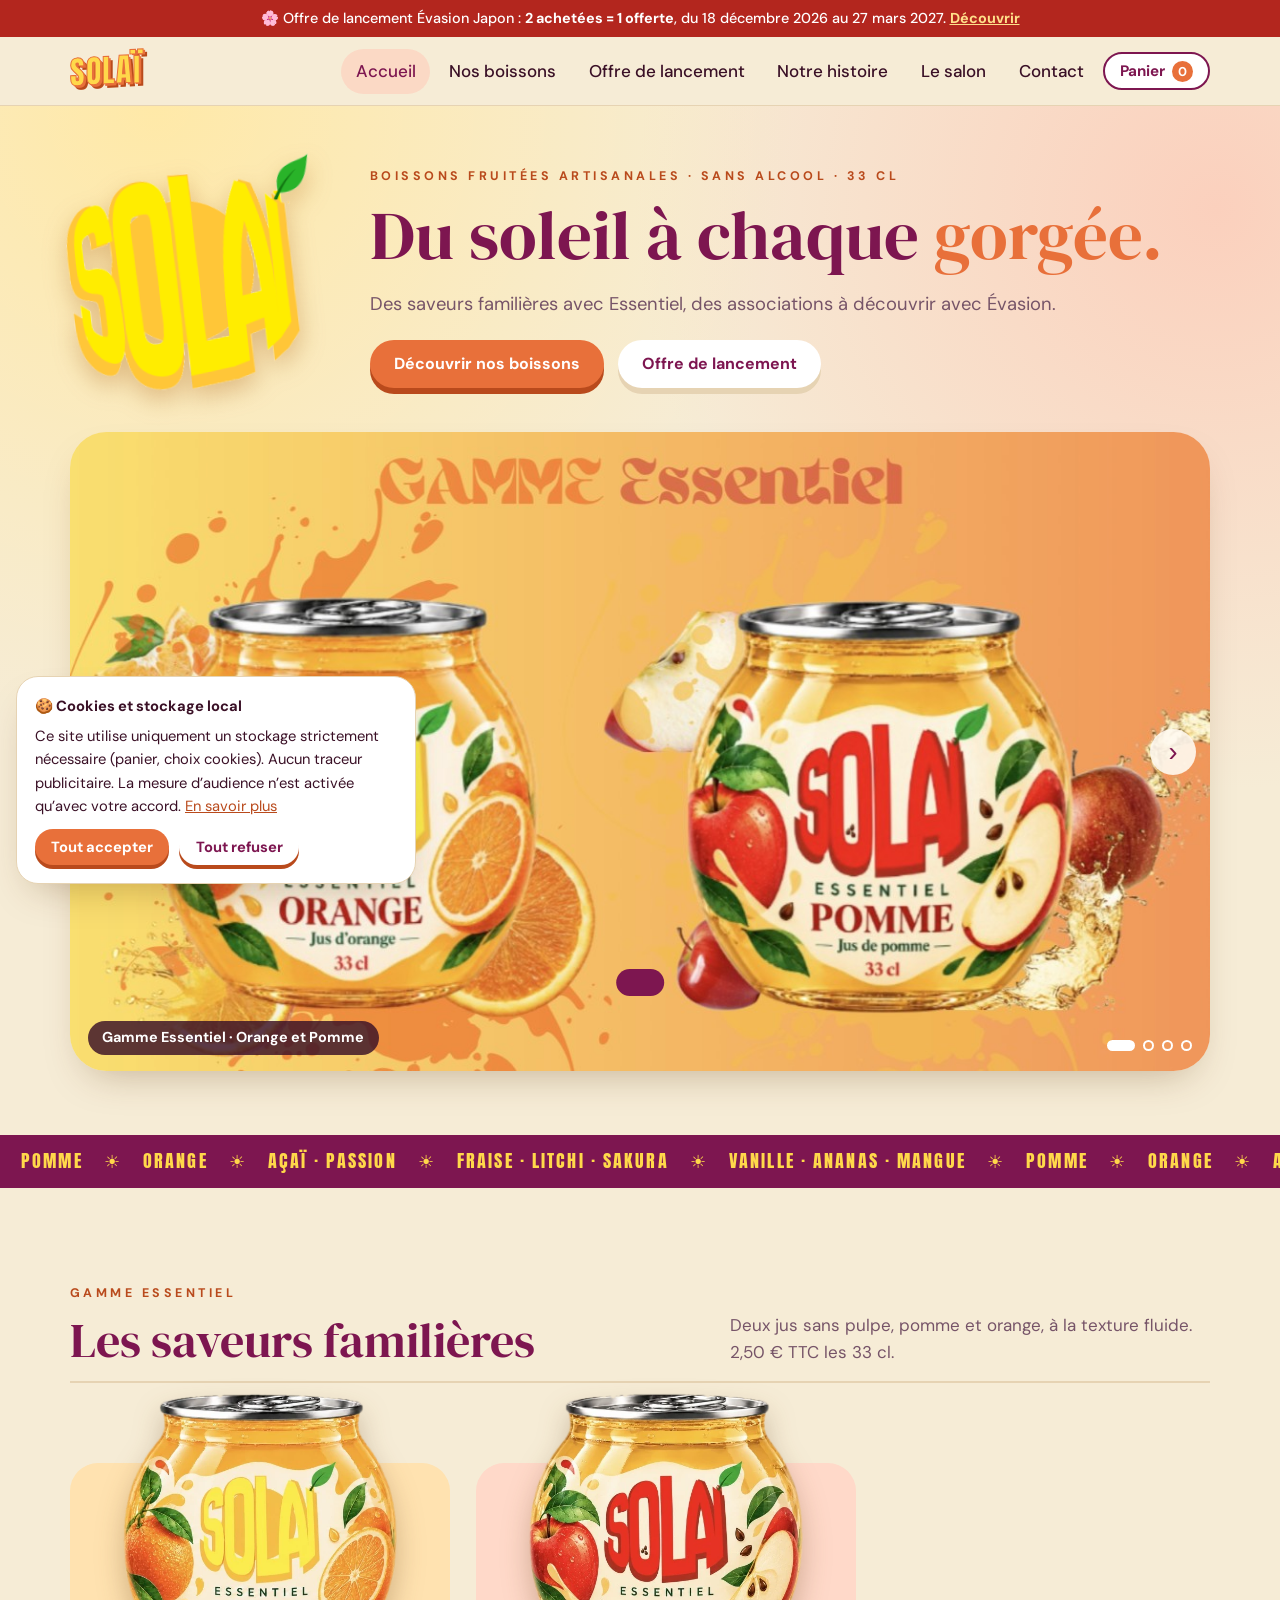
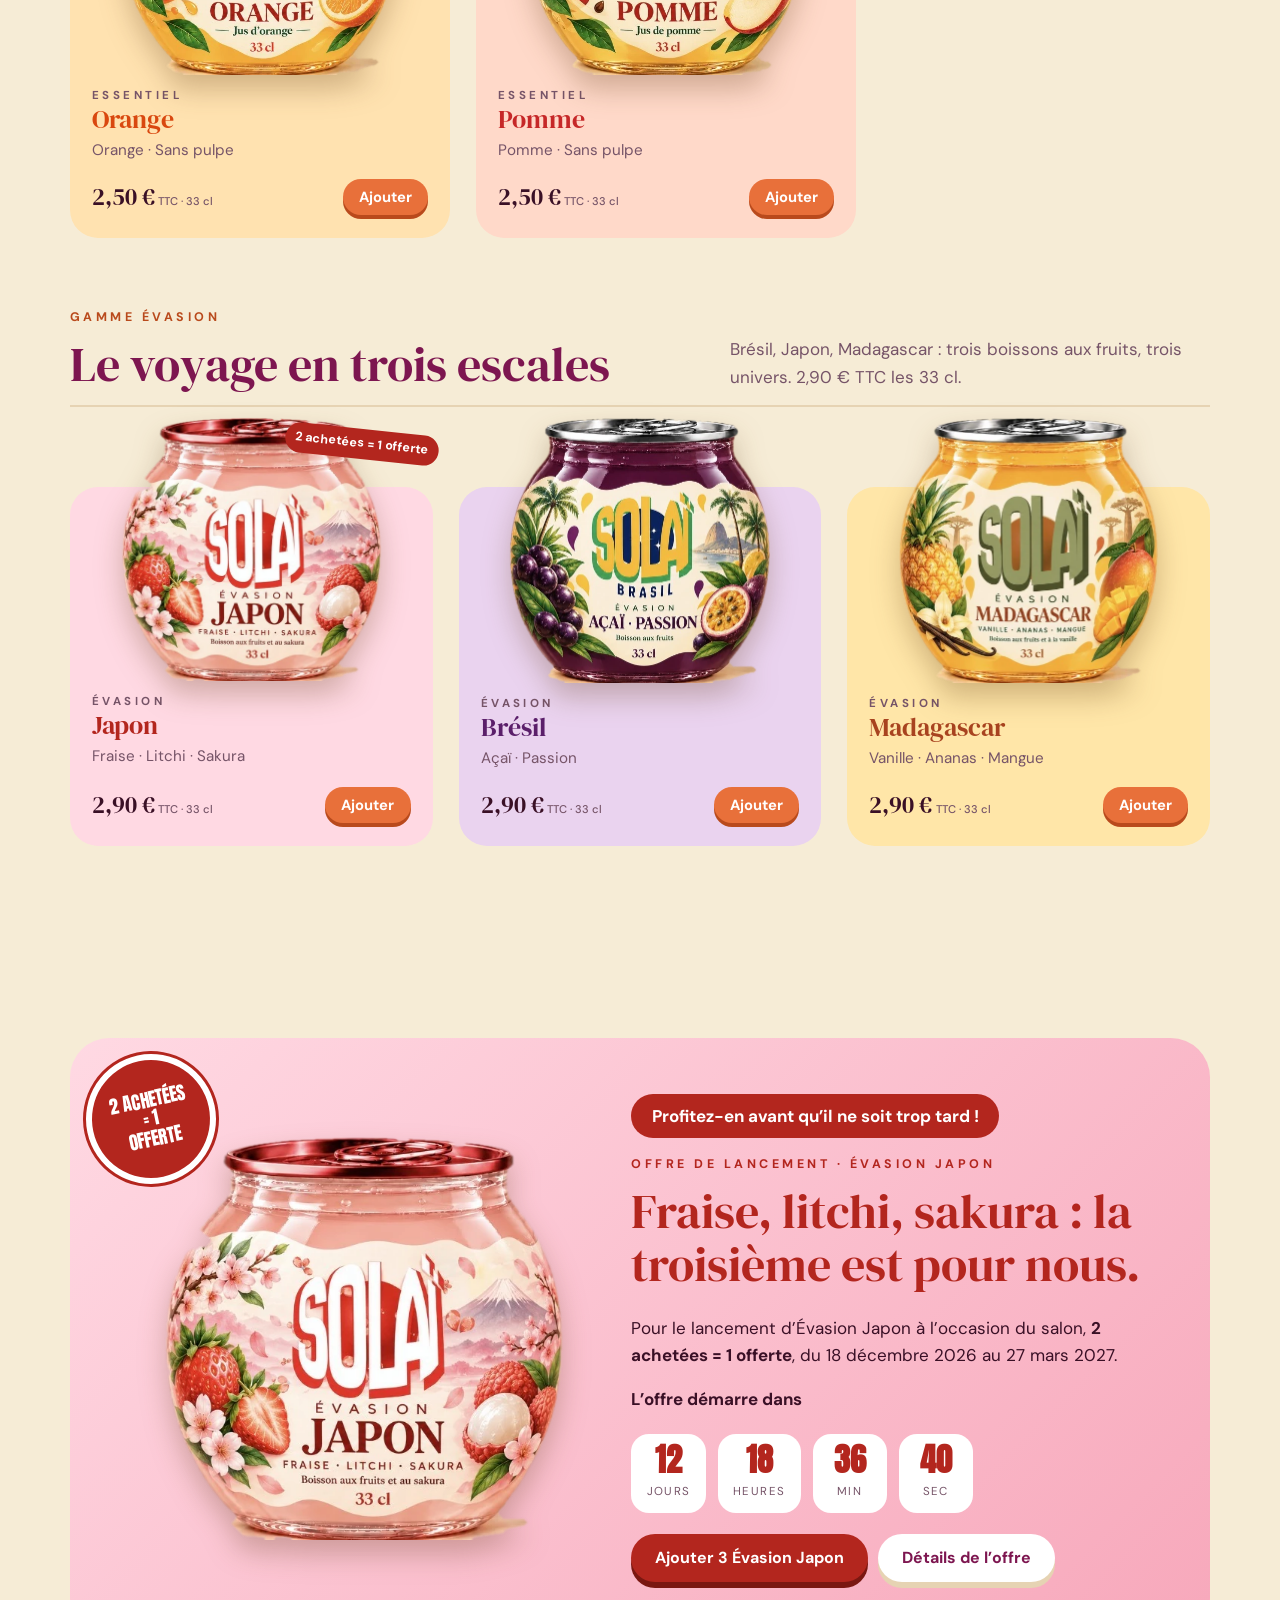
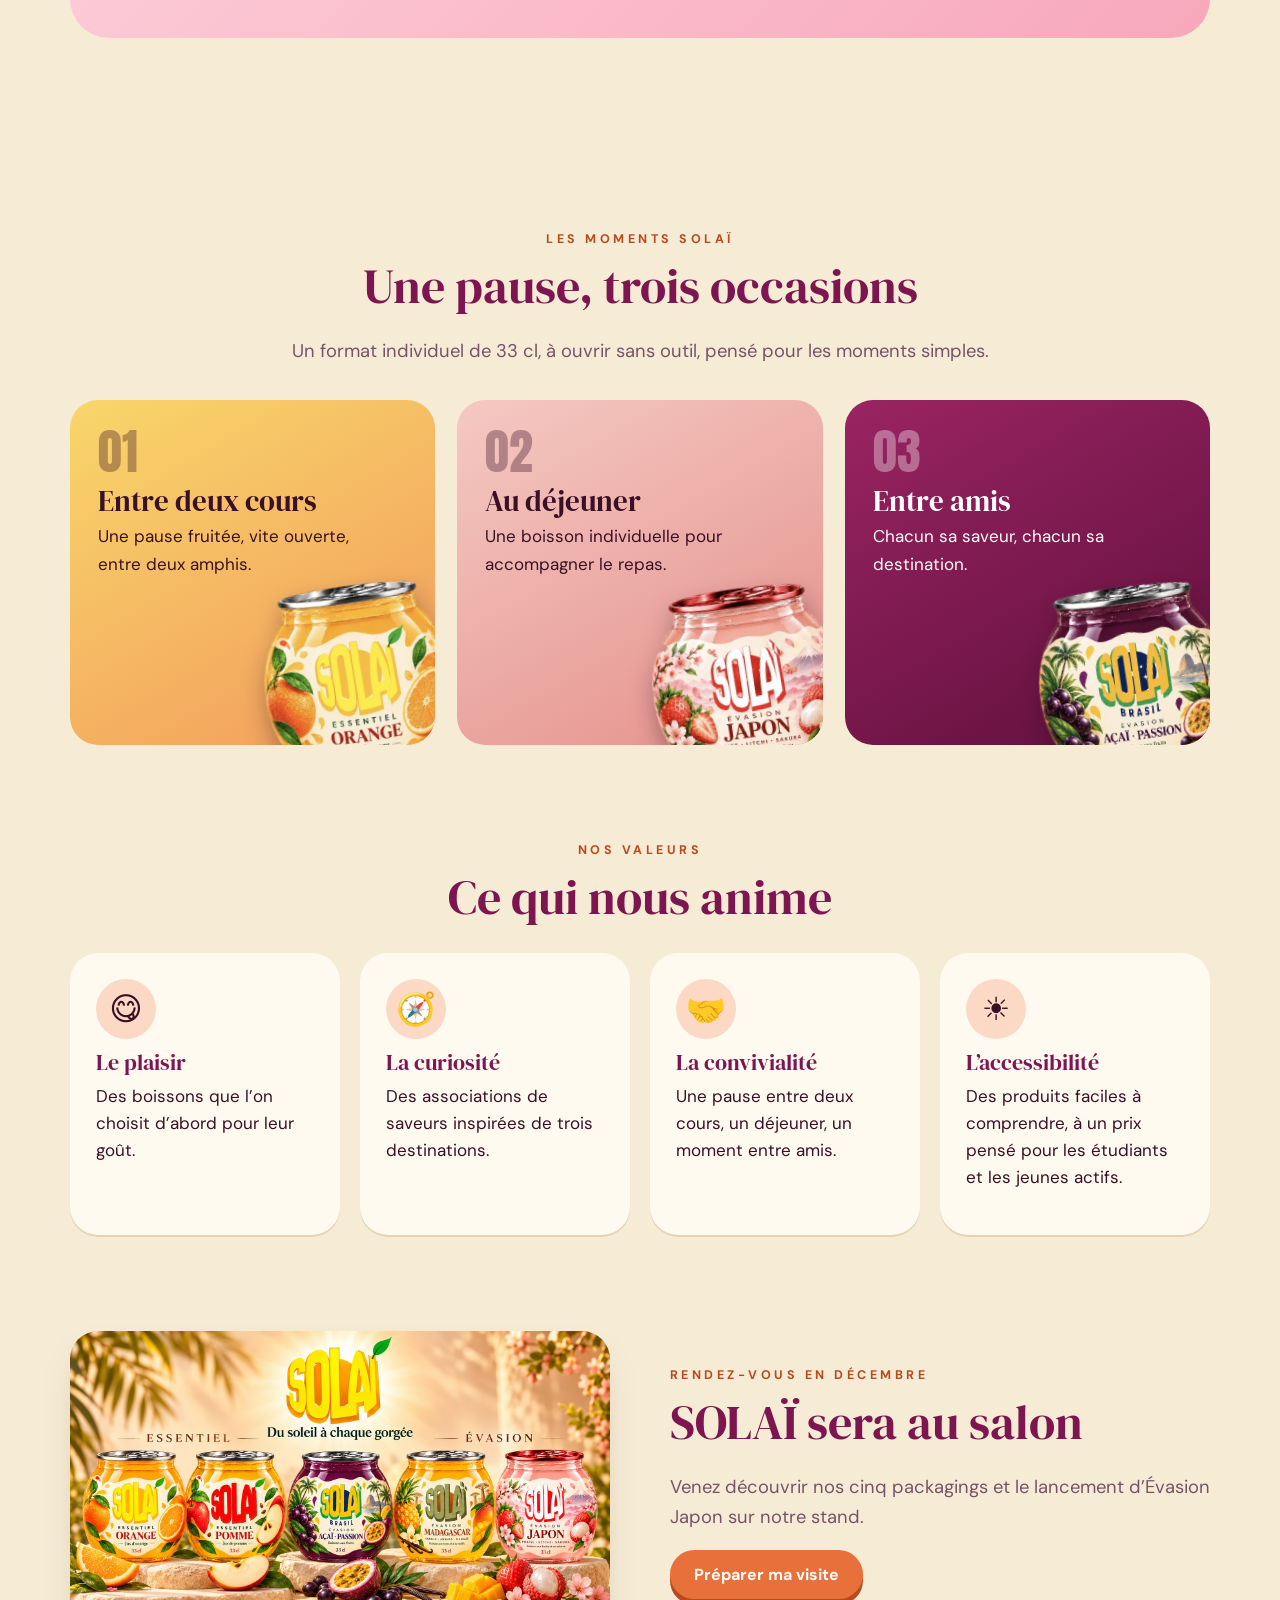
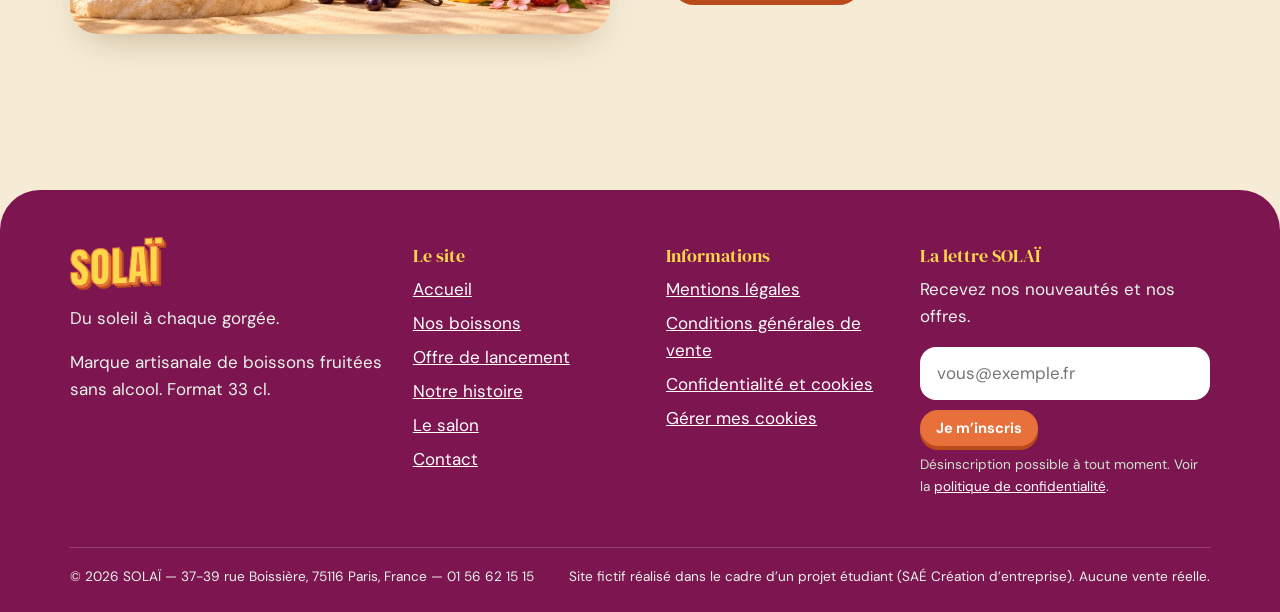
<file: public/index.html>
<!doctype html>
<html lang="fr">
<head>
<meta charset="utf-8">
<meta name="viewport" content="width=device-width,initial-scale=1">
<title>SOLAÏ — Du soleil à chaque gorgée | Boissons fruitées artisanales</title>
<meta name="description" content="SOLAÏ, marque artisanale de boissons fruitées sans alcool : les jus Essentiel (pomme, orange) et les boissons Évasion (Brésil, Japon, Madagascar), au format 33 cl.">
<meta name="theme-color" content="#f58a07">
<meta property="og:title" content="SOLAÏ — Du soleil à chaque gorgée | Boissons fruitées artisanales">
<meta property="og:description" content="SOLAÏ, marque artisanale de boissons fruitées sans alcool : les jus Essentiel (pomme, orange) et les boissons Évasion (Brésil, Japon, Madagascar), au format 33 cl.">
<meta property="og:image" content="assets/img/gamme.jpg">
<meta property="og:type" content="website">
<link rel="icon" href="assets/img/favicon.svg" type="image/svg+xml">
<link rel="preload" href="assets/fonts/dm-serif-display-latin-400-normal.woff2" as="font" type="font/woff2" crossorigin>
<link rel="stylesheet" href="assets/css/style.css">
</head>
<body data-page="accueil">
<main id="contenu">
<section class="accueil"><div class="wrap">
  <div class="accueil-tete">
    <img class="logo" src="assets/img/logo.png" alt="SOLAÏ" width="561" height="505">
    <div><span class="surtitre">Boissons fruitées artisanales · sans alcool · 33 cl</span>
    <h1>Du soleil à chaque <em>gorgée.</em></h1>
    <p class="chapo">Des saveurs familières avec Essentiel, des associations à découvrir avec Évasion.</p>
    <div class="actions"><a class="btn" href="produits.html">Découvrir nos boissons</a><a class="btn clair" href="offre.html">Offre de lancement</a></div></div>
  </div>
  <div class="carrousel" data-carrousel aria-roledescription="carrousel" aria-label="Les gammes SOLAÏ">
    <div class="piste">
      <a class="diapo" href="produits.html?g=Essentiel"><img src="assets/img/ban-essentiel.jpg" alt="Gamme Essentiel : SOLAÏ Orange et SOLAÏ Pomme" width="1194" height="669"><span>Gamme Essentiel · Orange et Pomme</span></a>
      <a class="diapo" href="produit.html?id=japon"><img src="assets/img/ban-japon.jpg" alt="Gamme Évasion : SOLAÏ Japon, fraise, litchi, sakura" width="1194" height="669" loading="lazy"><span>Évasion Japon · Fraise, litchi, sakura</span></a>
      <a class="diapo" href="produit.html?id=bresil"><img src="assets/img/ban-bresil.jpg" alt="Gamme Évasion : SOLAÏ Brasil, açaï et passion" width="1194" height="669" loading="lazy"><span>Évasion Brésil · Açaï, passion</span></a>
      <a class="diapo" href="produit.html?id=madagascar"><img src="assets/img/ban-madagascar.jpg" alt="Gamme Évasion : SOLAÏ Madagascar, vanille, ananas, mangue" width="1194" height="669" loading="lazy"><span>Évasion Madagascar · Vanille, ananas, mangue</span></a>
    </div>
    <button class="fleche prec" aria-label="Visuel précédent">‹</button><button class="fleche suiv" aria-label="Visuel suivant">›</button>
    <div class="points"></div>
  </div>
</div></section>
<div class="defile" aria-hidden="true"><div><span>Pomme</span>☀<span>Orange</span>☀<span>Açaï · Passion</span>☀<span>Fraise · Litchi · Sakura</span>☀<span>Vanille · Ananas · Mangue</span>☀<span>Pomme</span>☀<span>Orange</span>☀<span>Açaï · Passion</span>☀<span>Fraise · Litchi · Sakura</span>☀<span>Vanille · Ananas · Mangue</span>☀<span>Pomme</span>☀<span>Orange</span>☀<span>Açaï · Passion</span>☀<span>Fraise · Litchi · Sakura</span>☀<span>Vanille · Ananas · Mangue</span>☀<span>Pomme</span>☀<span>Orange</span>☀<span>Açaï · Passion</span>☀<span>Fraise · Litchi · Sakura</span>☀<span>Vanille · Ananas · Mangue</span>☀</div></div>

<section class="section"><div class="wrap">
  <div class="gamme-tete reveler"><div><span class="surtitre">Gamme Essentiel</span><h2>Les saveurs familières</h2></div><p>Deux jus sans pulpe, pomme et orange, à la texture fluide. 2,50 € TTC les 33 cl.</p></div>
  <div class="grille" data-grille="Essentiel"></div>
  <div class="gamme-tete reveler" style="margin-top:70px"><div><span class="surtitre">Gamme Évasion</span><h2>Le voyage en trois escales</h2></div><p>Brésil, Japon, Madagascar : trois boissons aux fruits, trois univers. 2,90 € TTC les 33 cl.</p></div>
  <div class="grille" data-grille="Évasion"></div>
</div></section>
<section class="section"><div class="wrap">
<div class="offre reveler" data-petales>
  <div class="macaron">2 ACHETÉES<br>= 1<br>OFFERTE</div>
  <div class="pastille"><img src="assets/img/japon-face.webp" alt="SOLAÏ Évasion Japon, fraise, litchi et sakura, 33 cl" width="564" height="563"></div>
  <div>
    <span class="accroche">Profitez-en avant qu’il ne soit trop tard !</span>
    <span class="surtitre" style="color:var(--rouge)">Offre de lancement · Évasion Japon</span>
    <h2>Fraise, litchi, sakura : la troisième est pour nous.</h2>
    <p>Pour le lancement d’Évasion Japon à l’occasion du salon, <strong>2 achetées = 1 offerte</strong>, du 18 décembre 2026 au 27 mars 2027.</p>
    <p style="font-weight:700;margin-bottom:0" data-compte-titre></p>
    <div class="compte" data-compte></div>
    <div class="ligne"><button class="btn" style="--accent:var(--rouge);--accent-fonce:#7a1711" data-ajout="japon" data-qte="3">Ajouter 3 Évasion Japon</button><a class="btn clair" href="offre.html">Détails de l’offre</a></div>
  </div>
</div></div></section>
<section class="section"><div class="wrap">
  <div class="centre"><span class="surtitre">Les moments SOLAÏ</span><h2>Une pause, trois occasions</h2><p class="chapo">Un format individuel de 33 cl, à ouvrir sans outil, pensé pour les moments simples.</p></div>
  <div class="moments">
    <article class="reveler" style="--f:#f8d66a;--g:#f29a5c"><span>01</span><h3>Entre deux cours</h3><p>Une pause fruitée, vite ouverte, entre deux amphis.</p><img src="assets/img/orange-face.webp" alt="" loading="lazy"></article>
    <article class="reveler" style="--f:#f4c9c2;--g:#e58f8a"><span>02</span><h3>Au déjeuner</h3><p>Une boisson individuelle pour accompagner le repas.</p><img src="assets/img/japon-face.webp" alt="" loading="lazy"></article>
    <article class="reveler clair" style="--f:#9a2463;--g:#5e0f3a"><span>03</span><h3>Entre amis</h3><p>Chacun sa saveur, chacun sa destination.</p><img src="assets/img/bresil-face.webp" alt="" loading="lazy"></article>
  </div>
</div></section>

<section class="section" style="padding-top:0"><div class="wrap">
  <div class="centre"><span class="surtitre">Nos valeurs</span><h2>Ce qui nous anime</h2></div>
  <div class="valeurs" style="margin-top:30px">
    <div class="valeur reveler"><div class="ico">😋</div><h3>Le plaisir</h3><p>Des boissons que l’on choisit d’abord pour leur goût.</p></div>
    <div class="valeur reveler"><div class="ico">🧭</div><h3>La curiosité</h3><p>Des associations de saveurs inspirées de trois destinations.</p></div>
    <div class="valeur reveler"><div class="ico">🤝</div><h3>La convivialité</h3><p>Une pause entre deux cours, un déjeuner, un moment entre amis.</p></div>
    <div class="valeur reveler"><div class="ico">☀️</div><h3>L’accessibilité</h3><p>Des produits faciles à comprendre, à un prix pensé pour les étudiants et les jeunes actifs.</p></div>
  </div>
</div></section>

<section class="section" style="padding-top:0"><div class="wrap deux">
  <img class="photo reveler" src="assets/img/gamme.jpg" alt="Les cinq boissons SOLAÏ : Essentiel Orange et Pomme, Évasion Brésil, Madagascar et Japon" loading="lazy" width="1672" height="941">
  <div class="reveler"><span class="surtitre">Rendez-vous en décembre</span><h2>SOLAÏ sera au salon</h2><p class="chapo">Venez découvrir nos cinq packagings et le lancement d’Évasion Japon sur notre stand.</p><a class="btn" href="salon.html">Préparer ma visite</a></div>
</div></section>
</main>
<script src="assets/js/data.js"></script>
<script src="assets/js/site.js"></script>
</body>
</html>
</file>
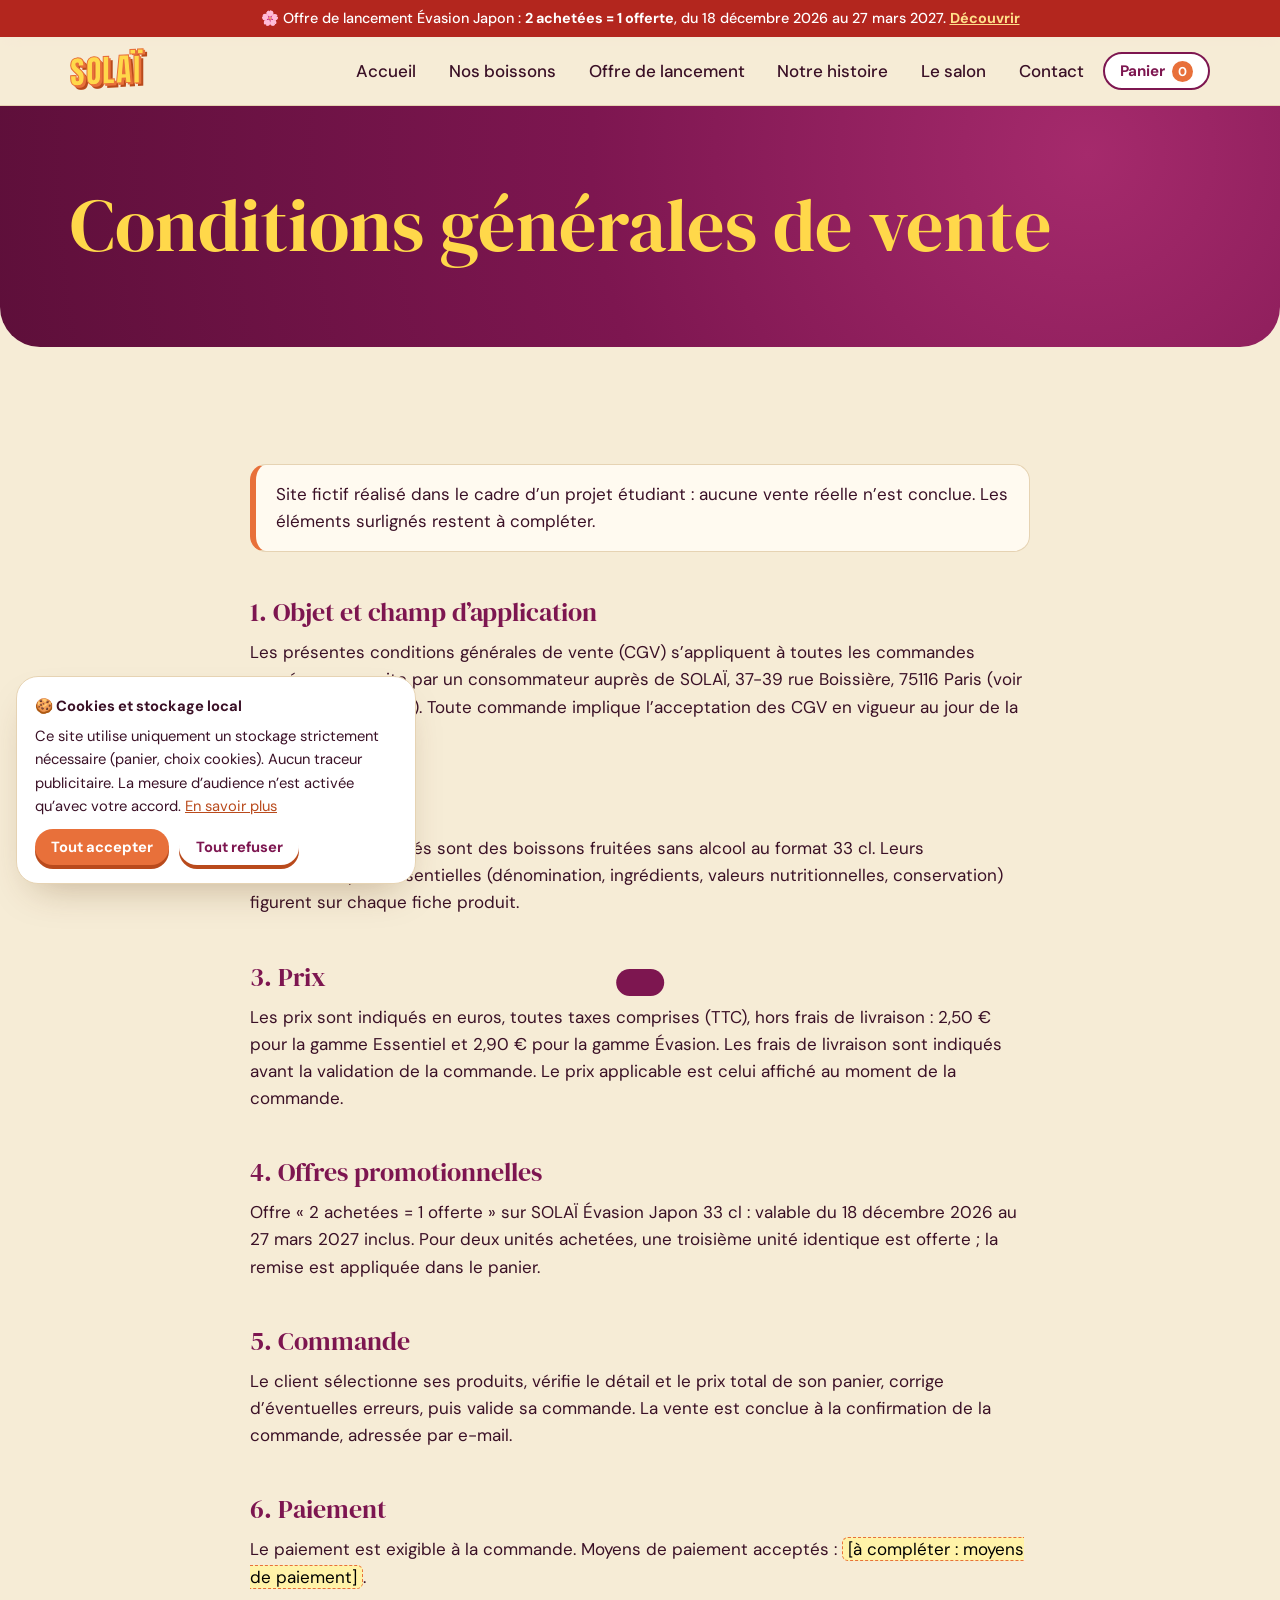
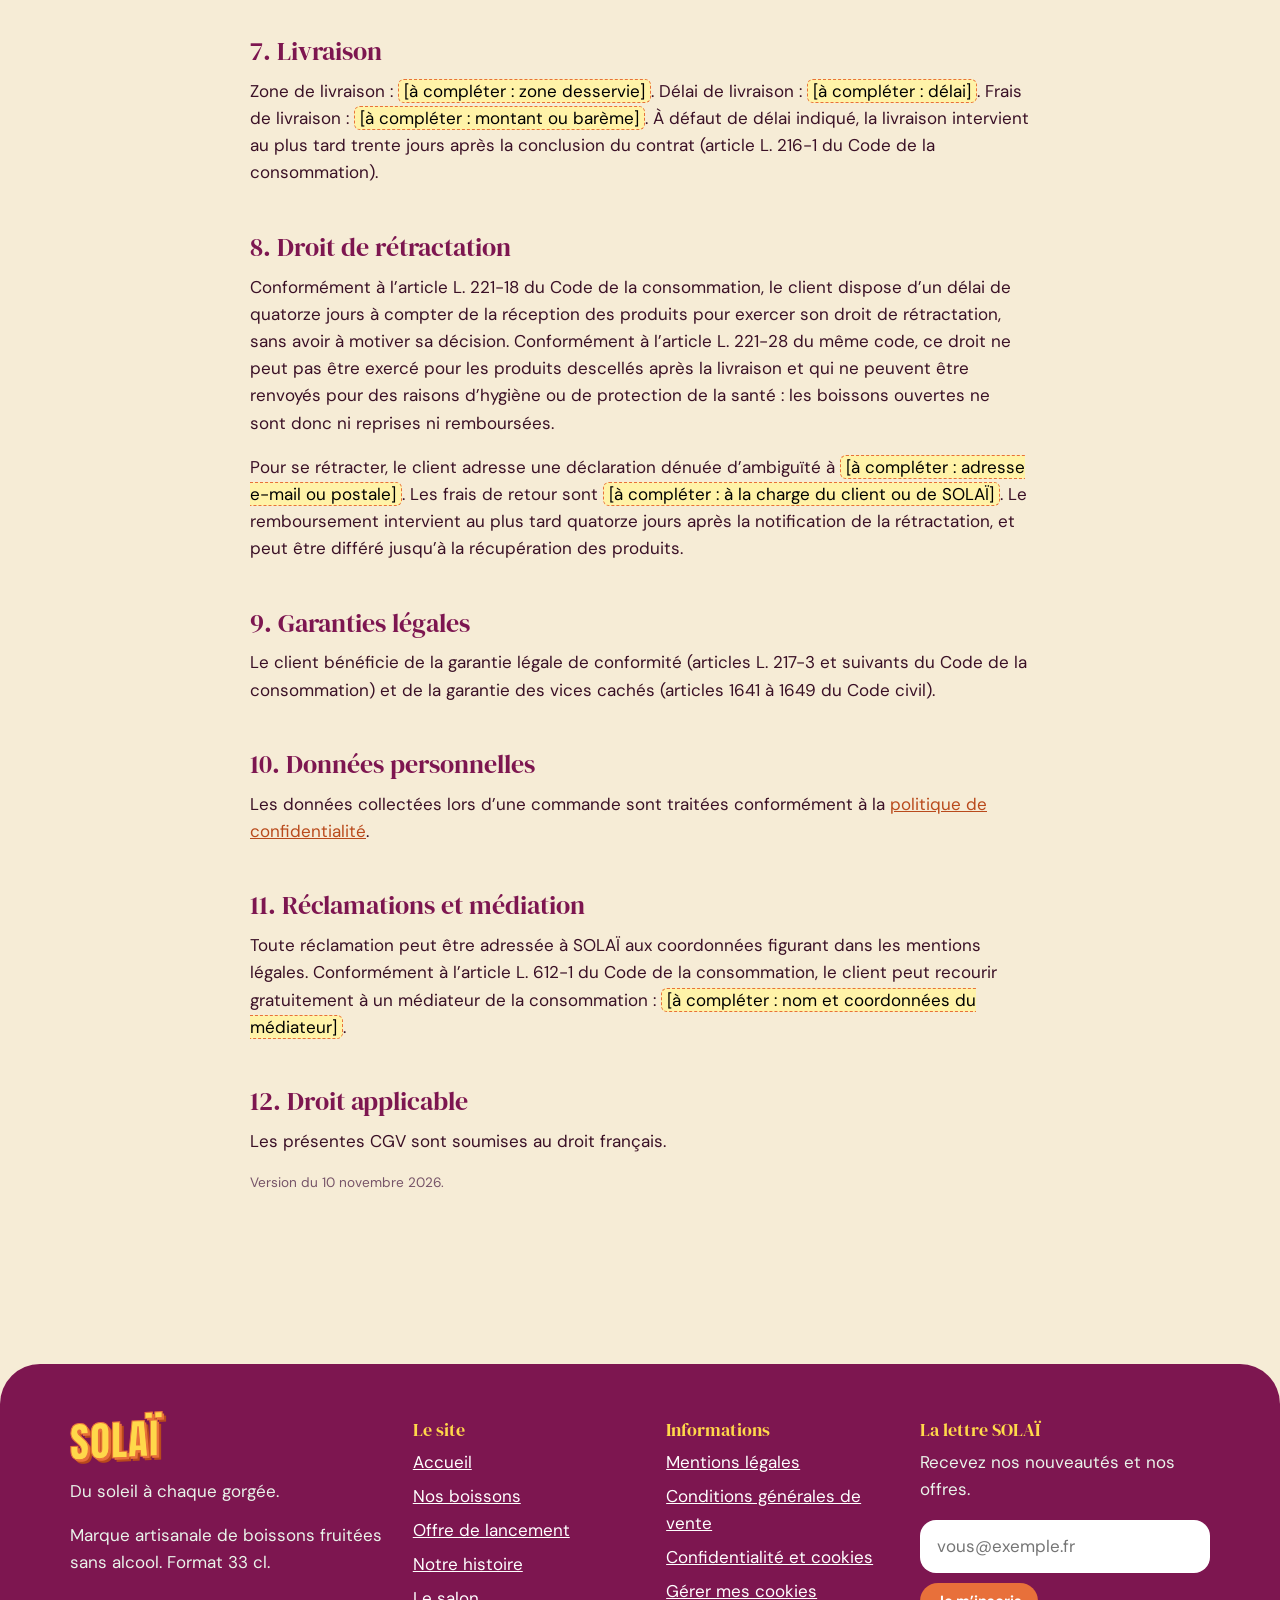
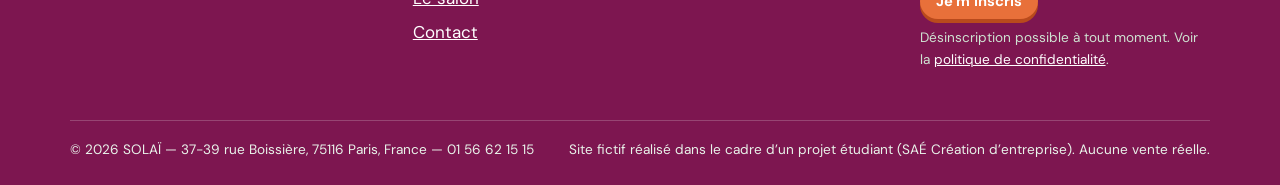
<file: public/cgv.html>
<!doctype html>
<html lang="fr">
<head>
<meta charset="utf-8">
<meta name="viewport" content="width=device-width,initial-scale=1">
<title>Conditions générales de vente | SOLAÏ</title>
<meta name="description" content="Conditions générales de vente du site SOLAÏ : prix, commande, livraison, rétractation, garanties.">
<meta name="theme-color" content="#f58a07">
<meta property="og:title" content="Conditions générales de vente | SOLAÏ">
<meta property="og:description" content="Conditions générales de vente du site SOLAÏ : prix, commande, livraison, rétractation, garanties.">
<meta property="og:image" content="assets/img/gamme.jpg">
<meta property="og:type" content="website">
<link rel="icon" href="assets/img/favicon.svg" type="image/svg+xml">
<link rel="preload" href="assets/fonts/dm-serif-display-latin-400-normal.woff2" as="font" type="font/woff2" crossorigin>
<link rel="stylesheet" href="assets/css/style.css">
</head>
<body data-page="">
<main id="contenu">
<section class="titre-page"><div class="wrap"><h1>Conditions générales de vente</h1></div></section>
<section class="section"><div class="wrap prose">
<div class="encart">Site fictif réalisé dans le cadre d’un projet étudiant : aucune vente réelle n’est conclue. Les éléments surlignés restent à compléter.</div>
<h2>1. Objet et champ d’application</h2>
<p>Les présentes conditions générales de vente (CGV) s’appliquent à toutes les commandes passées sur ce site par un consommateur auprès de SOLAÏ, 37-39 rue Boissière, 75116 Paris (voir les <a href="mentions-legales.html">mentions légales</a>). Toute commande implique l’acceptation des CGV en vigueur au jour de la commande.</p>
<h2>2. Produits</h2>
<p>Les produits proposés sont des boissons fruitées sans alcool au format 33 cl. Leurs caractéristiques essentielles (dénomination, ingrédients, valeurs nutritionnelles, conservation) figurent sur chaque fiche produit.</p>
<h2>3. Prix</h2>
<p>Les prix sont indiqués en euros, toutes taxes comprises (TTC), hors frais de livraison : 2,50 € pour la gamme Essentiel et 2,90 € pour la gamme Évasion. Les frais de livraison sont indiqués avant la validation de la commande. Le prix applicable est celui affiché au moment de la commande.</p>
<h2>4. Offres promotionnelles</h2>
<p>Offre « 2 achetées = 1 offerte » sur SOLAÏ Évasion Japon 33 cl : valable du 18 décembre 2026 au 27 mars 2027 inclus. Pour deux unités achetées, une troisième unité identique est offerte ; la remise est appliquée dans le panier.</p>
<h2>5. Commande</h2>
<p>Le client sélectionne ses produits, vérifie le détail et le prix total de son panier, corrige d’éventuelles erreurs, puis valide sa commande. La vente est conclue à la confirmation de la commande, adressée par e-mail.</p>
<h2>6. Paiement</h2>
<p>Le paiement est exigible à la commande. Moyens de paiement acceptés : <mark class="todo">[à compléter : moyens de paiement]</mark>.</p>
<h2>7. Livraison</h2>
<p>Zone de livraison : <mark class="todo">[à compléter : zone desservie]</mark>. Délai de livraison : <mark class="todo">[à compléter : délai]</mark>. Frais de livraison : <mark class="todo">[à compléter : montant ou barème]</mark>. À défaut de délai indiqué, la livraison intervient au plus tard trente jours après la conclusion du contrat (article L. 216-1 du Code de la consommation).</p>
<h2>8. Droit de rétractation</h2>
<p>Conformément à l’article L. 221-18 du Code de la consommation, le client dispose d’un délai de quatorze jours à compter de la réception des produits pour exercer son droit de rétractation, sans avoir à motiver sa décision. Conformément à l’article L. 221-28 du même code, ce droit ne peut pas être exercé pour les produits descellés après la livraison et qui ne peuvent être renvoyés pour des raisons d’hygiène ou de protection de la santé : les boissons ouvertes ne sont donc ni reprises ni remboursées.</p>
<p>Pour se rétracter, le client adresse une déclaration dénuée d’ambiguïté à <mark class="todo">[à compléter : adresse e-mail ou postale]</mark>. Les frais de retour sont <mark class="todo">[à compléter : à la charge du client ou de SOLAÏ]</mark>. Le remboursement intervient au plus tard quatorze jours après la notification de la rétractation, et peut être différé jusqu’à la récupération des produits.</p>
<h2>9. Garanties légales</h2>
<p>Le client bénéficie de la garantie légale de conformité (articles L. 217-3 et suivants du Code de la consommation) et de la garantie des vices cachés (articles 1641 à 1649 du Code civil).</p>
<h2>10. Données personnelles</h2>
<p>Les données collectées lors d’une commande sont traitées conformément à la <a href="confidentialite.html">politique de confidentialité</a>.</p>
<h2>11. Réclamations et médiation</h2>
<p>Toute réclamation peut être adressée à SOLAÏ aux coordonnées figurant dans les mentions légales. Conformément à l’article L. 612-1 du Code de la consommation, le client peut recourir gratuitement à un médiateur de la consommation : <mark class="todo">[à compléter : nom et coordonnées du médiateur]</mark>.</p>
<h2>12. Droit applicable</h2>
<p>Les présentes CGV sont soumises au droit français.</p>
<p class="note">Version du 10 novembre 2026.</p>
</div></section>
</main>
<script src="assets/js/data.js"></script>
<script src="assets/js/site.js"></script>
</body>
</html>
</file>
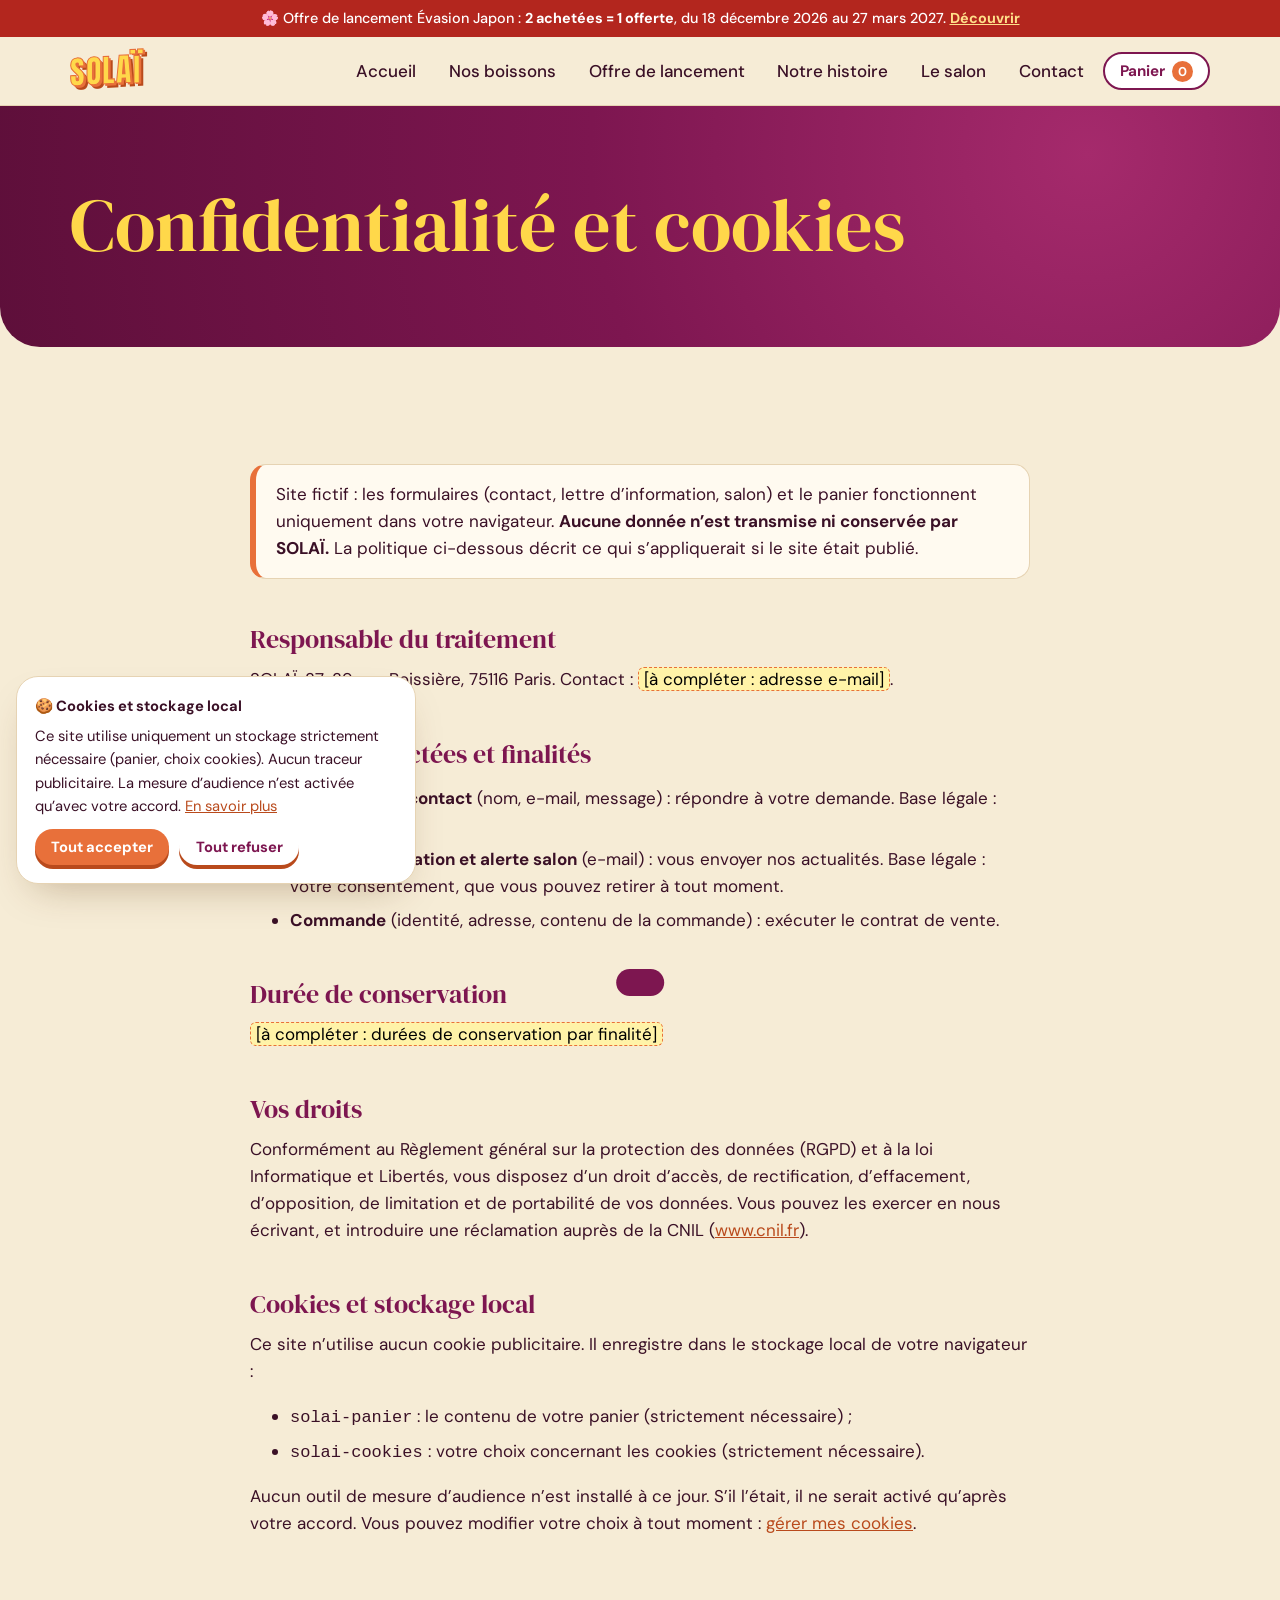
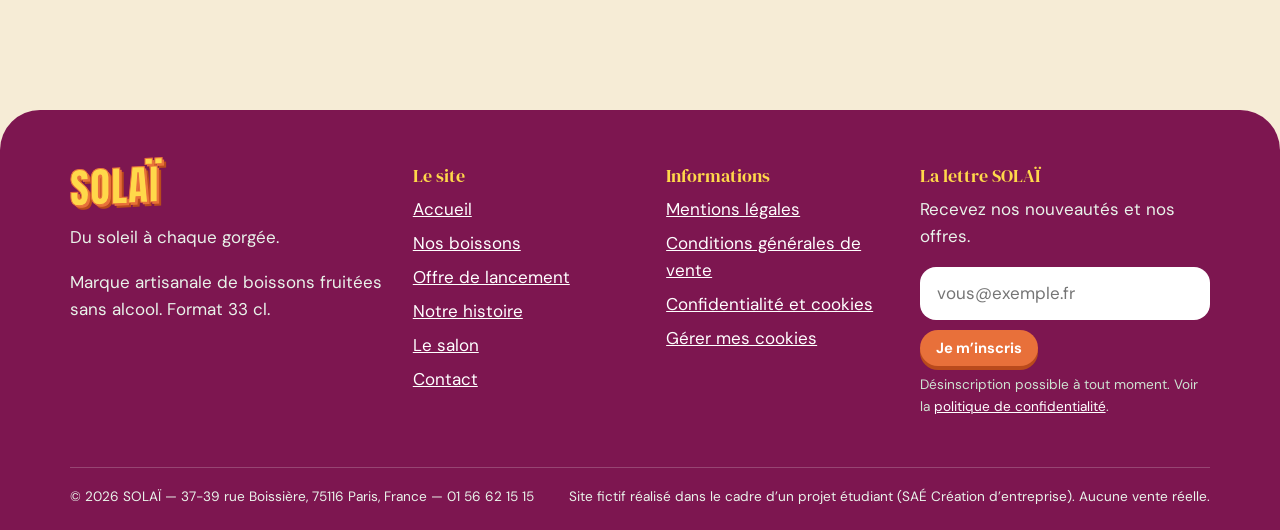
<file: public/confidentialite.html>
<!doctype html>
<html lang="fr">
<head>
<meta charset="utf-8">
<meta name="viewport" content="width=device-width,initial-scale=1">
<title>Confidentialité et cookies | SOLAÏ</title>
<meta name="description" content="Politique de confidentialité et de cookies du site SOLAÏ.">
<meta name="theme-color" content="#f58a07">
<meta property="og:title" content="Confidentialité et cookies | SOLAÏ">
<meta property="og:description" content="Politique de confidentialité et de cookies du site SOLAÏ.">
<meta property="og:image" content="assets/img/gamme.jpg">
<meta property="og:type" content="website">
<link rel="icon" href="assets/img/favicon.svg" type="image/svg+xml">
<link rel="preload" href="assets/fonts/dm-serif-display-latin-400-normal.woff2" as="font" type="font/woff2" crossorigin>
<link rel="stylesheet" href="assets/css/style.css">
</head>
<body data-page="">
<main id="contenu">
<section class="titre-page"><div class="wrap"><h1>Confidentialité et cookies</h1></div></section>
<section class="section"><div class="wrap prose">
<div class="encart">Site fictif : les formulaires (contact, lettre d’information, salon) et le panier fonctionnent uniquement dans votre navigateur. <strong>Aucune donnée n’est transmise ni conservée par SOLAÏ.</strong> La politique ci-dessous décrit ce qui s’appliquerait si le site était publié.</div>
<h2>Responsable du traitement</h2>
<p>SOLAÏ, 37-39 rue Boissière, 75116 Paris. Contact : <mark class="todo">[à compléter : adresse e-mail]</mark>.</p>
<h2>Données collectées et finalités</h2>
<ul><li><strong>Formulaire de contact</strong> (nom, e-mail, message) : répondre à votre demande. Base légale : intérêt légitime.</li>
<li><strong>Lettre d’information et alerte salon</strong> (e-mail) : vous envoyer nos actualités. Base légale : votre consentement, que vous pouvez retirer à tout moment.</li>
<li><strong>Commande</strong> (identité, adresse, contenu de la commande) : exécuter le contrat de vente.</li></ul>
<h2>Durée de conservation</h2>
<p><mark class="todo">[à compléter : durées de conservation par finalité]</mark></p>
<h2>Vos droits</h2>
<p>Conformément au Règlement général sur la protection des données (RGPD) et à la loi Informatique et Libertés, vous disposez d’un droit d’accès, de rectification, d’effacement, d’opposition, de limitation et de portabilité de vos données. Vous pouvez les exercer en nous écrivant, et introduire une réclamation auprès de la CNIL (<a href="https://www.cnil.fr" rel="noopener">www.cnil.fr</a>).</p>
<h2>Cookies et stockage local</h2>
<p>Ce site n’utilise aucun cookie publicitaire. Il enregistre dans le stockage local de votre navigateur :</p>
<ul><li><code>solai-panier</code> : le contenu de votre panier (strictement nécessaire) ;</li><li><code>solai-cookies</code> : votre choix concernant les cookies (strictement nécessaire).</li></ul>
<p>Aucun outil de mesure d’audience n’est installé à ce jour. S’il l’était, il ne serait activé qu’après votre accord. Vous pouvez modifier votre choix à tout moment : <a href="#" data-cookies>gérer mes cookies</a>.</p>
</div></section>
</main>
<script src="assets/js/data.js"></script>
<script src="assets/js/site.js"></script>
</body>
</html>
</file>
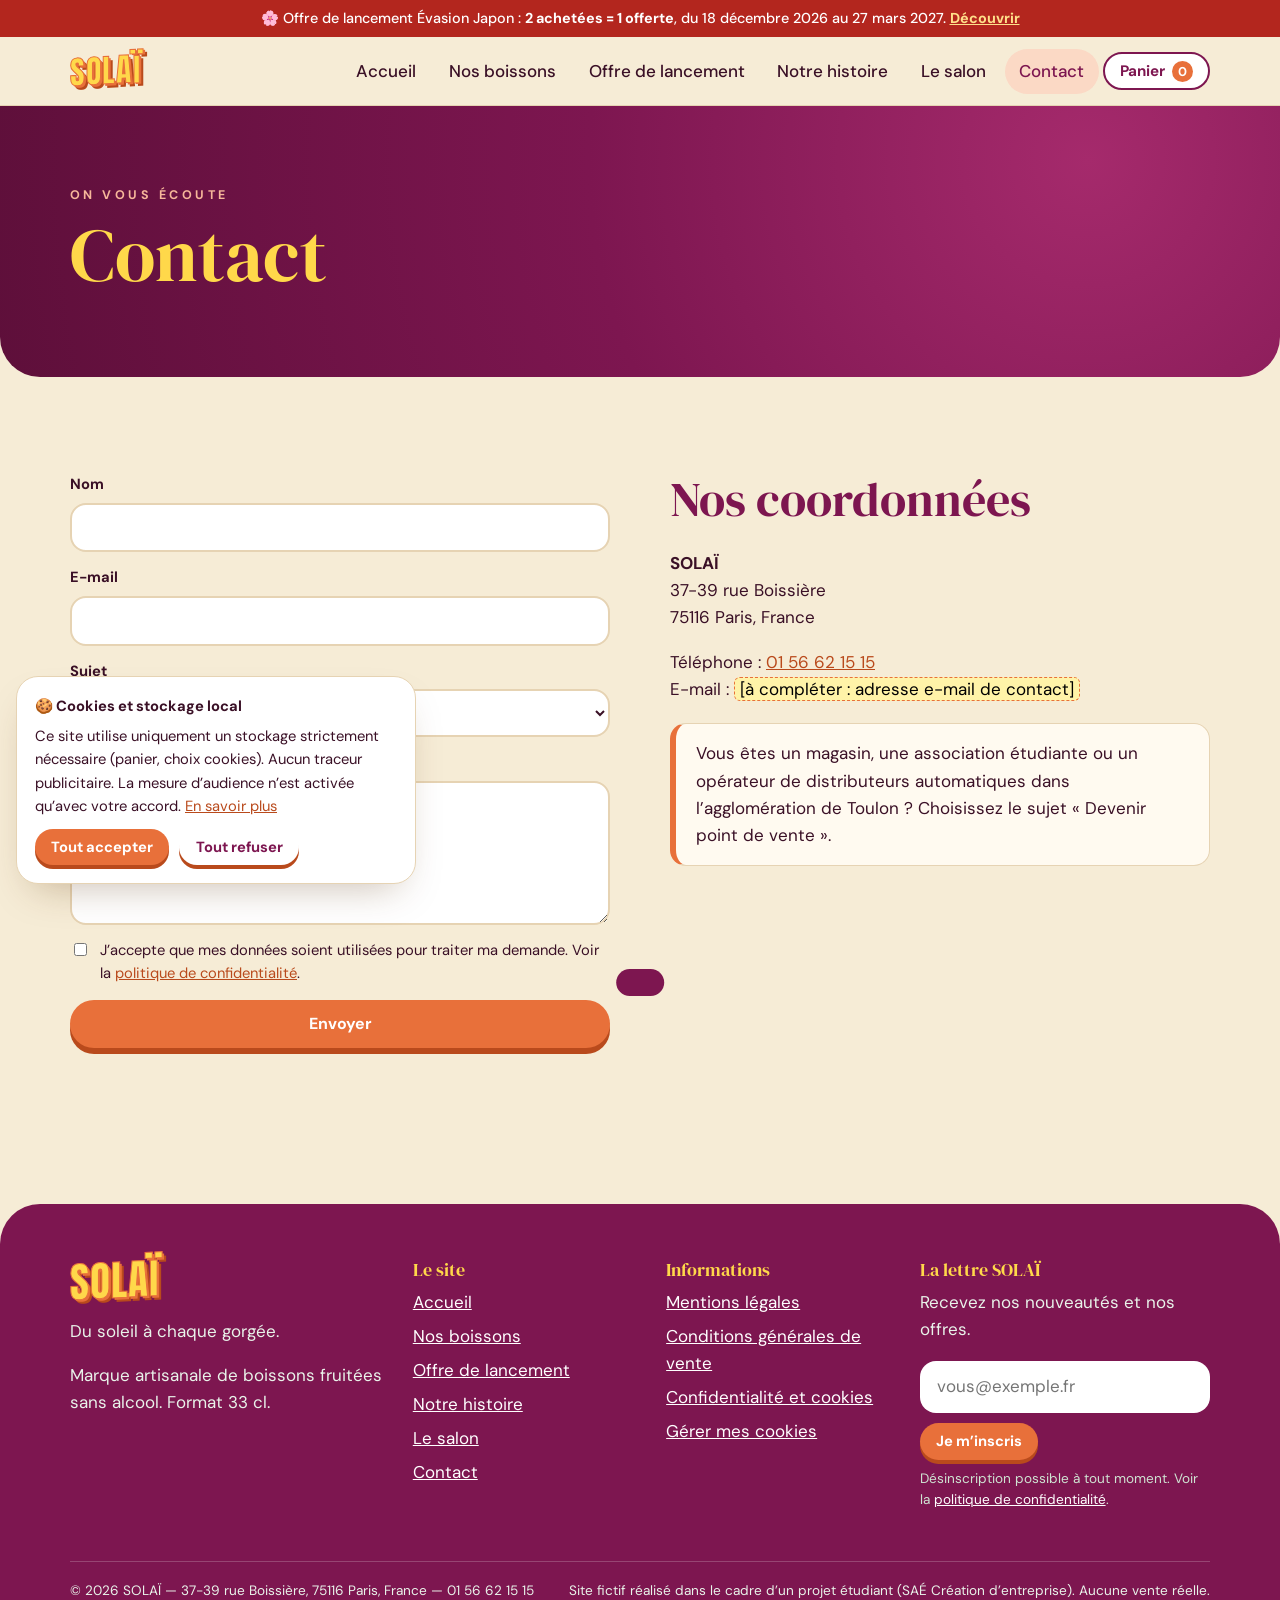
<file: public/contact.html>
<!doctype html>
<html lang="fr">
<head>
<meta charset="utf-8">
<meta name="viewport" content="width=device-width,initial-scale=1">
<title>Contact | SOLAÏ</title>
<meta name="description" content="Contactez SOLAÏ : une question sur nos boissons, l’offre de lancement ou le salon.">
<meta name="theme-color" content="#f58a07">
<meta property="og:title" content="Contact | SOLAÏ">
<meta property="og:description" content="Contactez SOLAÏ : une question sur nos boissons, l’offre de lancement ou le salon.">
<meta property="og:image" content="assets/img/gamme.jpg">
<meta property="og:type" content="website">
<link rel="icon" href="assets/img/favicon.svg" type="image/svg+xml">
<link rel="preload" href="assets/fonts/dm-serif-display-latin-400-normal.woff2" as="font" type="font/woff2" crossorigin>
<link rel="stylesheet" href="assets/css/style.css">
</head>
<body data-page="contact">
<main id="contenu">
<section class="titre-page"><div class="wrap"><span class="surtitre">On vous écoute</span><h1>Contact</h1></div></section>
<section class="section"><div class="wrap deux" style="align-items:start">
  <form class="f" data-form="contact">
    <label>Nom<input name="nom" required autocomplete="name"></label>
    <label>E-mail<input type="email" name="email" required autocomplete="email"></label>
    <label>Sujet<select name="sujet"><option>Une question sur un produit</option><option>L’offre de lancement</option><option>Le salon</option><option>Devenir point de vente</option><option>Autre</option></select></label>
    <label>Message<textarea name="message" rows="5" required minlength="10"></textarea></label>
    <label class="case"><input type="checkbox" required><span>J’accepte que mes données soient utilisées pour traiter ma demande. Voir la <a href="confidentialite.html">politique de confidentialité</a>.</span></label>
    <button class="btn">Envoyer</button>
  </form>
  <div><h2>Nos coordonnées</h2>
    <p><strong>SOLAÏ</strong><br>37-39 rue Boissière<br>75116 Paris, France</p>
    <p>Téléphone : <a href="tel:+33156621515">01 56 62 15 15</a><br>E-mail : <mark class="todo">[à compléter : adresse e-mail de contact]</mark></p>
    <div class="encart">Vous êtes un magasin, une association étudiante ou un opérateur de distributeurs automatiques dans l’agglomération de Toulon ? Choisissez le sujet « Devenir point de vente ».</div></div>
</div></section>
</main>
<script src="assets/js/data.js"></script>
<script src="assets/js/site.js"></script>
</body>
</html>
</file>
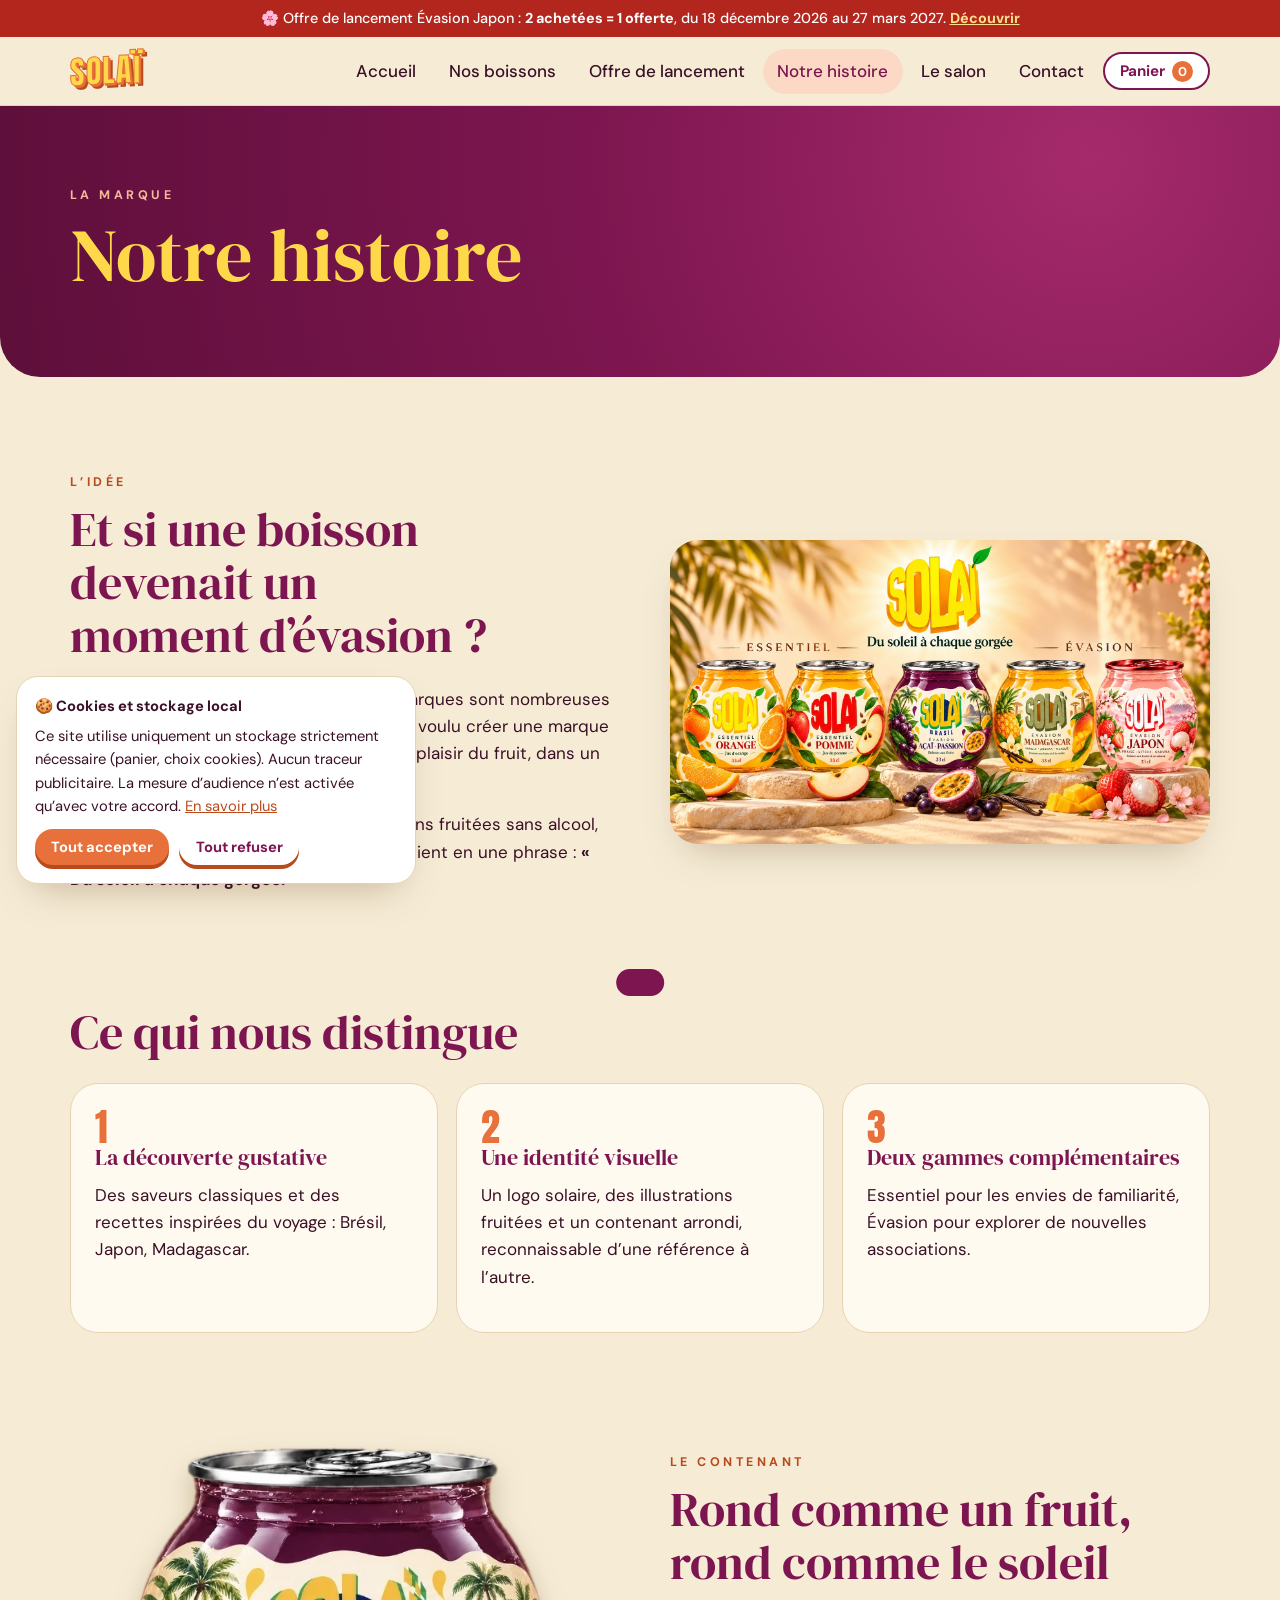
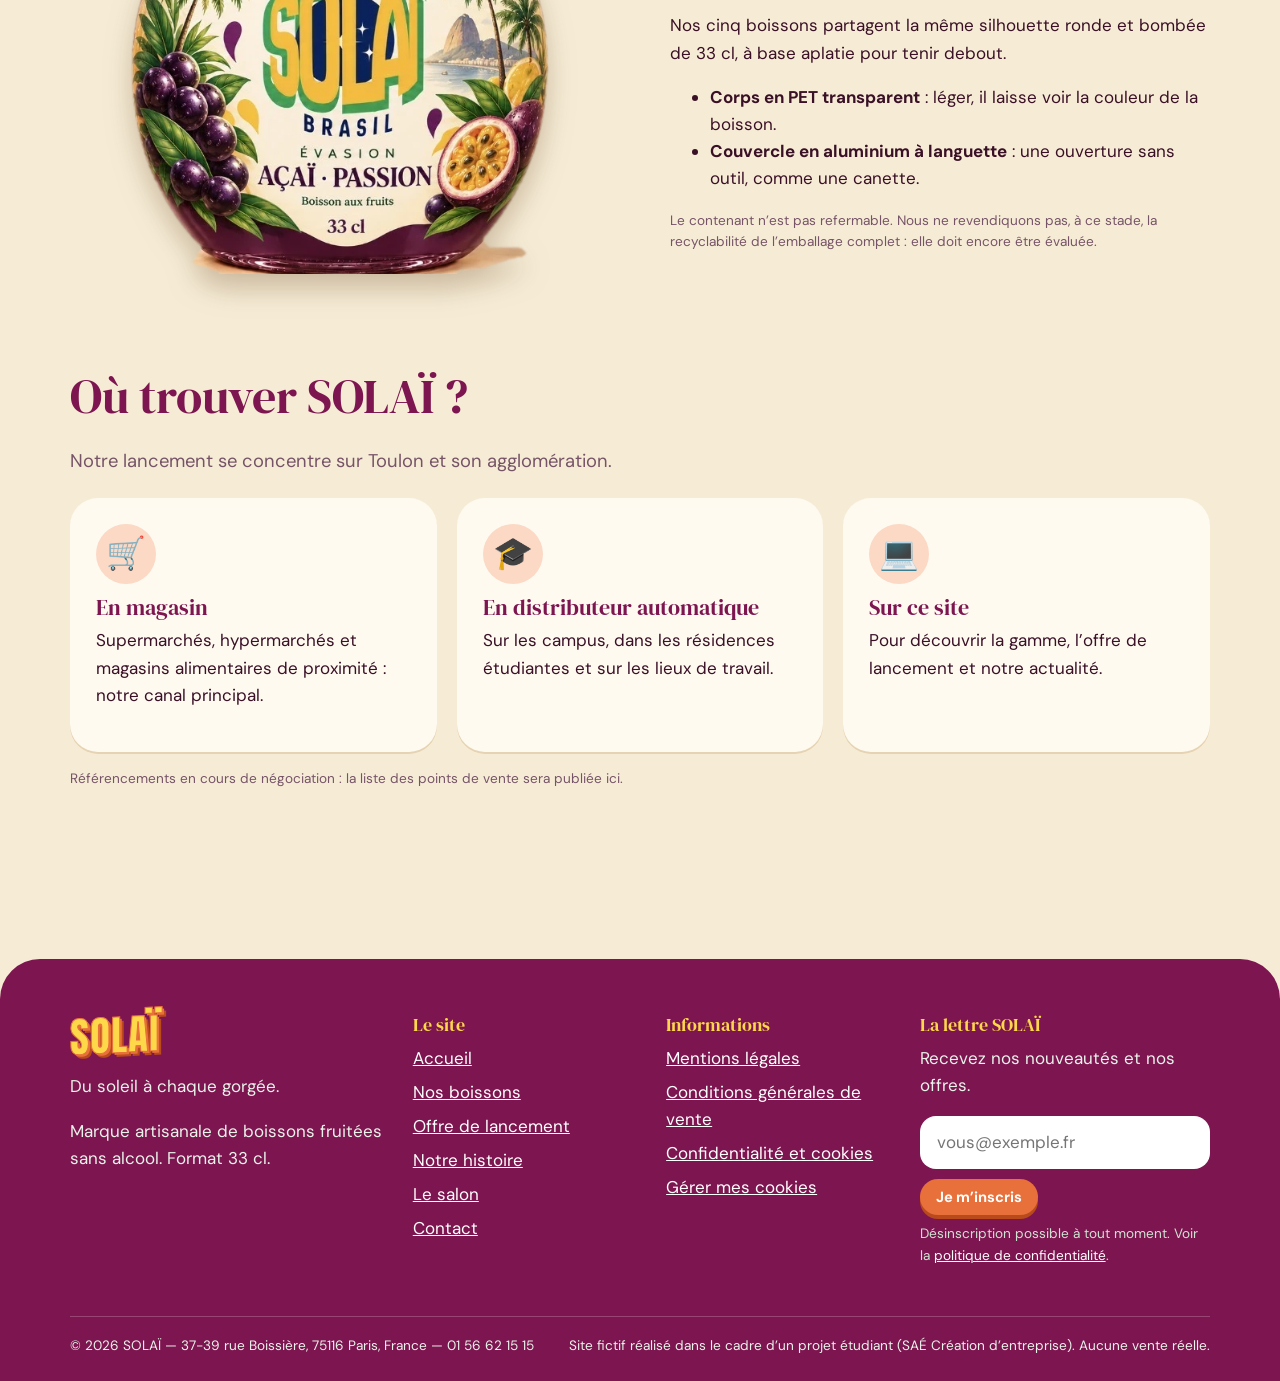
<file: public/histoire.html>
<!doctype html>
<html lang="fr">
<head>
<meta charset="utf-8">
<meta name="viewport" content="width=device-width,initial-scale=1">
<title>Notre histoire — une marque solaire et fruitée | SOLAÏ</title>
<meta name="description" content="SOLAÏ est une marque artisanale de boissons fruitées, originales et accessibles : positionnement, valeurs, packaging et points de vente.">
<meta name="theme-color" content="#f58a07">
<meta property="og:title" content="Notre histoire — une marque solaire et fruitée | SOLAÏ">
<meta property="og:description" content="SOLAÏ est une marque artisanale de boissons fruitées, originales et accessibles : positionnement, valeurs, packaging et points de vente.">
<meta property="og:image" content="assets/img/gamme.jpg">
<meta property="og:type" content="website">
<link rel="icon" href="assets/img/favicon.svg" type="image/svg+xml">
<link rel="preload" href="assets/fonts/dm-serif-display-latin-400-normal.woff2" as="font" type="font/woff2" crossorigin>
<link rel="stylesheet" href="assets/css/style.css">
</head>
<body data-page="histoire">
<main id="contenu">
<section class="titre-page"><div class="wrap"><span class="surtitre">La marque</span><h1>Notre histoire</h1></div></section>
<section class="section"><div class="wrap deux">
  <div class="reveler"><span class="surtitre">L’idée</span><h2>Et si une boisson devenait un moment d’évasion ?</h2>
  <p>Devant un rayon rempli de boissons, les marques sont nombreuses et les saveurs se ressemblent. Nous avons voulu créer une marque qui donne une vraie raison de la choisir : le plaisir du fruit, dans un univers solaire et dépaysant.</p>
  <p>SOLAÏ est une marque artisanale de boissons fruitées sans alcool, originales et accessibles. Notre promesse tient en une phrase : <strong>« Du soleil à chaque gorgée. »</strong></p></div>
  <img class="photo reveler" src="assets/img/gamme.jpg" alt="La gamme SOLAÏ" loading="lazy" width="1672" height="941">
</div></section>
<section class="section" style="padding-top:0"><div class="wrap">
  <h2>Ce qui nous distingue</h2>
  <ol class="etapes" style="margin-top:22px">
    <li class="reveler"><h3>La découverte gustative</h3><p>Des saveurs classiques et des recettes inspirées du voyage : Brésil, Japon, Madagascar.</p></li>
    <li class="reveler"><h3>Une identité visuelle</h3><p>Un logo solaire, des illustrations fruitées et un contenant arrondi, reconnaissable d’une référence à l’autre.</p></li>
    <li class="reveler"><h3>Deux gammes complémentaires</h3><p>Essentiel pour les envies de familiarité, Évasion pour explorer de nouvelles associations.</p></li>
  </ol>
</div></section>
<section class="section" style="padding-top:0"><div class="wrap deux">
  <div class="pastille reveler" style="max-width:420px;margin:auto"><img src="assets/img/bresil-face.webp" alt="SOLAÏ Évasion Brésil" loading="lazy"></div>
  <div class="reveler"><span class="surtitre">Le contenant</span><h2>Rond comme un fruit, rond comme le soleil</h2>
  <p>Nos cinq boissons partagent la même silhouette ronde et bombée de 33 cl, à base aplatie pour tenir debout.</p>
  <ul><li><strong>Corps en PET transparent</strong> : léger, il laisse voir la couleur de la boisson.</li><li><strong>Couvercle en aluminium à languette</strong> : une ouverture sans outil, comme une canette.</li></ul>
  <p class="note">Le contenant n’est pas refermable. Nous ne revendiquons pas, à ce stade, la recyclabilité de l’emballage complet : elle doit encore être évaluée.</p></div>
</div></section>
<section class="section" style="padding-top:0"><div class="wrap">
  <h2>Où trouver SOLAÏ ?</h2><p class="chapo">Notre lancement se concentre sur Toulon et son agglomération.</p>
  <div class="valeurs" style="margin-top:22px">
    <div class="valeur reveler"><div class="ico">🛒</div><h3>En magasin</h3><p>Supermarchés, hypermarchés et magasins alimentaires de proximité : notre canal principal.</p></div>
    <div class="valeur reveler"><div class="ico">🎓</div><h3>En distributeur automatique</h3><p>Sur les campus, dans les résidences étudiantes et sur les lieux de travail.</p></div>
    <div class="valeur reveler"><div class="ico">💻</div><h3>Sur ce site</h3><p>Pour découvrir la gamme, l’offre de lancement et notre actualité.</p></div>
  </div>
  <p class="note" style="margin-top:16px">Référencements en cours de négociation : la liste des points de vente sera publiée ici.</p>
</div></section>
</main>
<script src="assets/js/data.js"></script>
<script src="assets/js/site.js"></script>
</body>
</html>
</file>
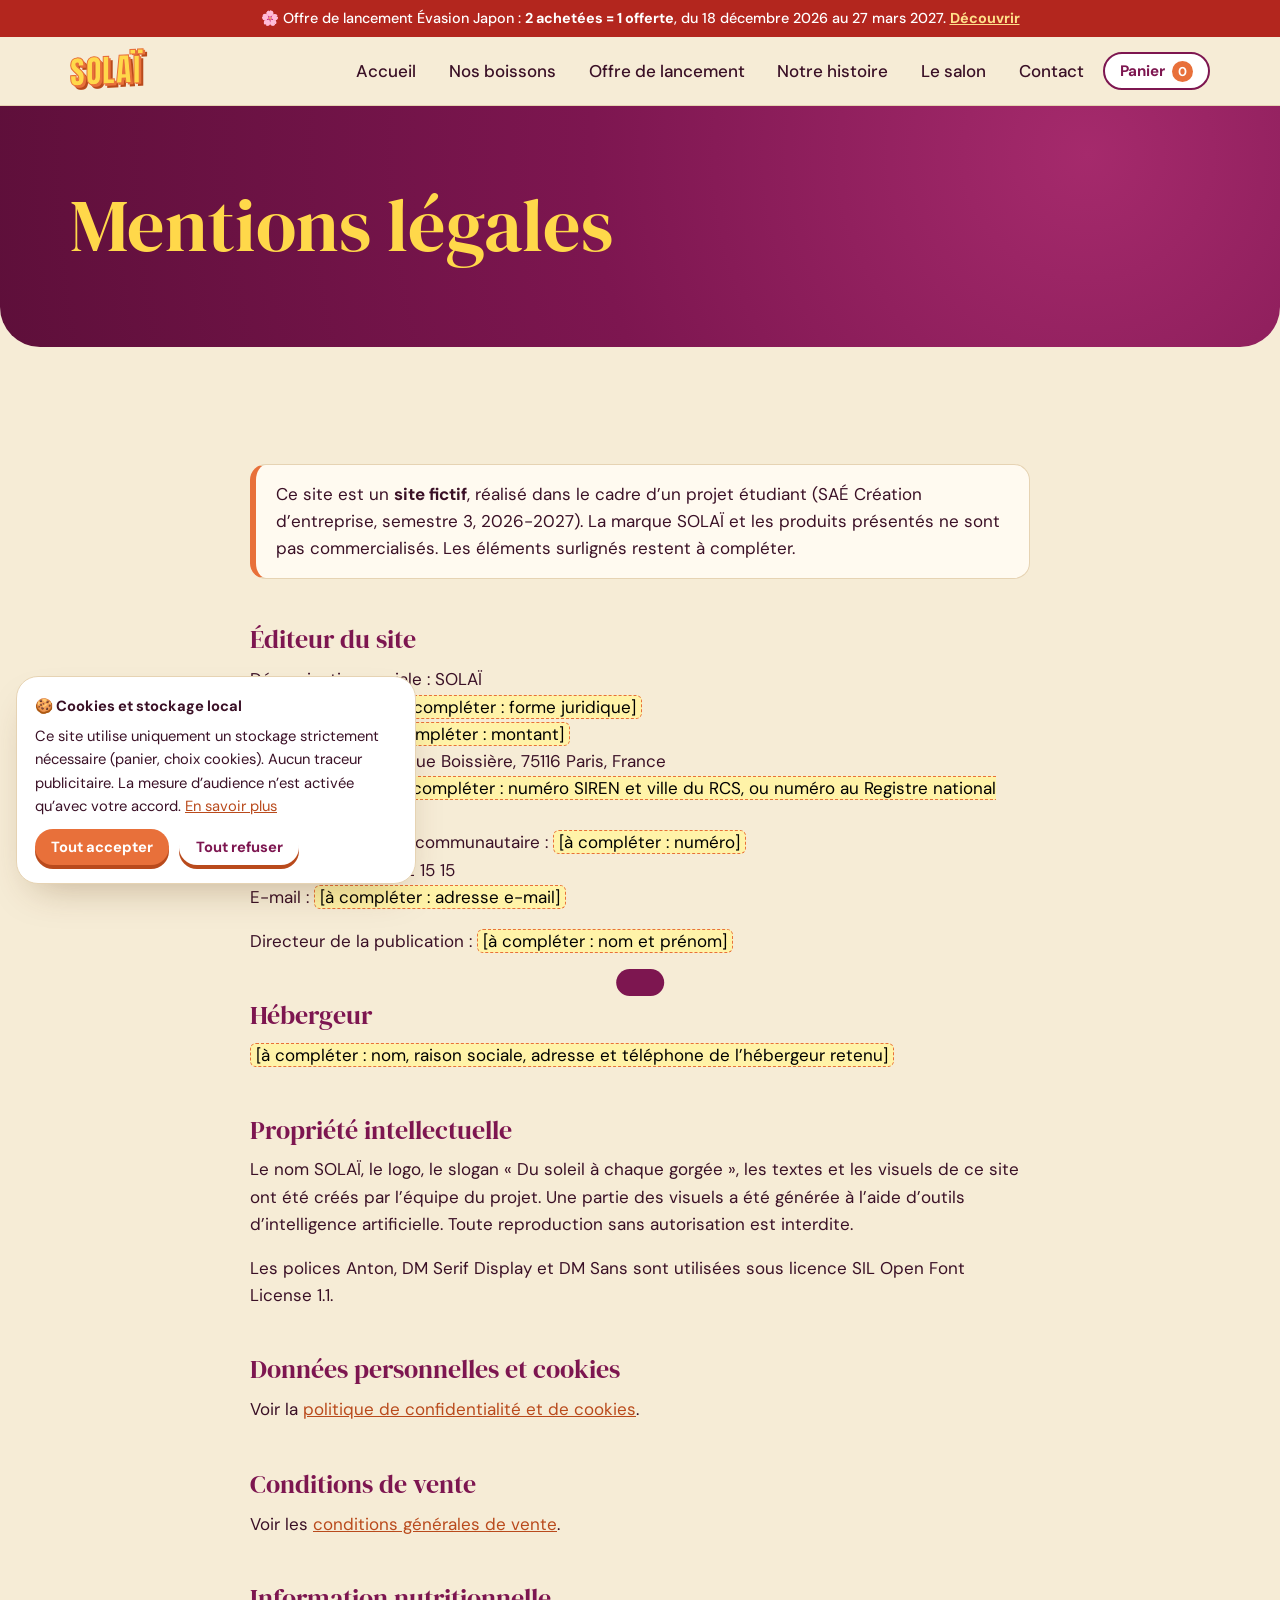
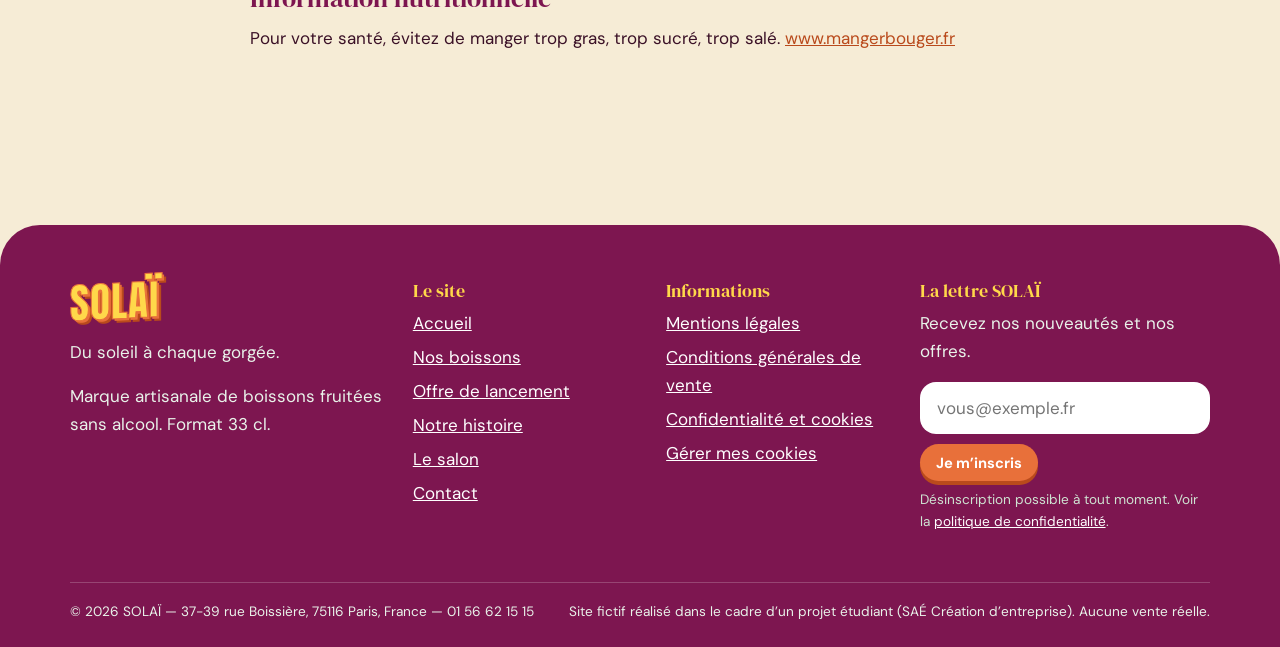
<file: public/mentions-legales.html>
<!doctype html>
<html lang="fr">
<head>
<meta charset="utf-8">
<meta name="viewport" content="width=device-width,initial-scale=1">
<title>Mentions légales | SOLAÏ</title>
<meta name="description" content="Mentions légales du site SOLAÏ : éditeur, hébergeur, propriété intellectuelle.">
<meta name="theme-color" content="#f58a07">
<meta property="og:title" content="Mentions légales | SOLAÏ">
<meta property="og:description" content="Mentions légales du site SOLAÏ : éditeur, hébergeur, propriété intellectuelle.">
<meta property="og:image" content="assets/img/gamme.jpg">
<meta property="og:type" content="website">
<link rel="icon" href="assets/img/favicon.svg" type="image/svg+xml">
<link rel="preload" href="assets/fonts/dm-serif-display-latin-400-normal.woff2" as="font" type="font/woff2" crossorigin>
<link rel="stylesheet" href="assets/css/style.css">
</head>
<body data-page="">
<main id="contenu">
<section class="titre-page"><div class="wrap"><h1>Mentions légales</h1></div></section>
<section class="section"><div class="wrap prose">
<div class="encart">Ce site est un <strong>site fictif</strong>, réalisé dans le cadre d’un projet étudiant (SAÉ Création d’entreprise, semestre 3, 2026-2027). La marque SOLAÏ et les produits présentés ne sont pas commercialisés. Les éléments surlignés restent à compléter.</div>
<h2>Éditeur du site</h2>
<p>Dénomination sociale : SOLAÏ<br>Forme juridique : <mark class="todo">[à compléter : forme juridique]</mark><br>Capital social : <mark class="todo">[à compléter : montant]</mark><br>Siège social : 37-39 rue Boissière, 75116 Paris, France<br>Immatriculation : <mark class="todo">[à compléter : numéro SIREN et ville du RCS, ou numéro au Registre national des entreprises]</mark><br>Numéro de TVA intracommunautaire : <mark class="todo">[à compléter : numéro]</mark><br>Téléphone : 01 56 62 15 15<br>E-mail : <mark class="todo">[à compléter : adresse e-mail]</mark></p>
<p>Directeur de la publication : <mark class="todo">[à compléter : nom et prénom]</mark></p>
<h2>Hébergeur</h2>
<p><mark class="todo">[à compléter : nom, raison sociale, adresse et téléphone de l’hébergeur retenu]</mark></p>
<h2>Propriété intellectuelle</h2>
<p>Le nom SOLAÏ, le logo, le slogan « Du soleil à chaque gorgée », les textes et les visuels de ce site ont été créés par l’équipe du projet. Une partie des visuels a été générée à l’aide d’outils d’intelligence artificielle. Toute reproduction sans autorisation est interdite.</p>
<p>Les polices Anton, DM Serif Display et DM Sans sont utilisées sous licence SIL Open Font License 1.1.</p>
<h2>Données personnelles et cookies</h2>
<p>Voir la <a href="confidentialite.html">politique de confidentialité et de cookies</a>.</p>
<h2>Conditions de vente</h2>
<p>Voir les <a href="cgv.html">conditions générales de vente</a>.</p>
<h2>Information nutritionnelle</h2>
<p>Pour votre santé, évitez de manger trop gras, trop sucré, trop salé. <a href="https://www.mangerbouger.fr" rel="noopener">www.mangerbouger.fr</a></p>
</div></section>
</main>
<script src="assets/js/data.js"></script>
<script src="assets/js/site.js"></script>
</body>
</html>
</file>
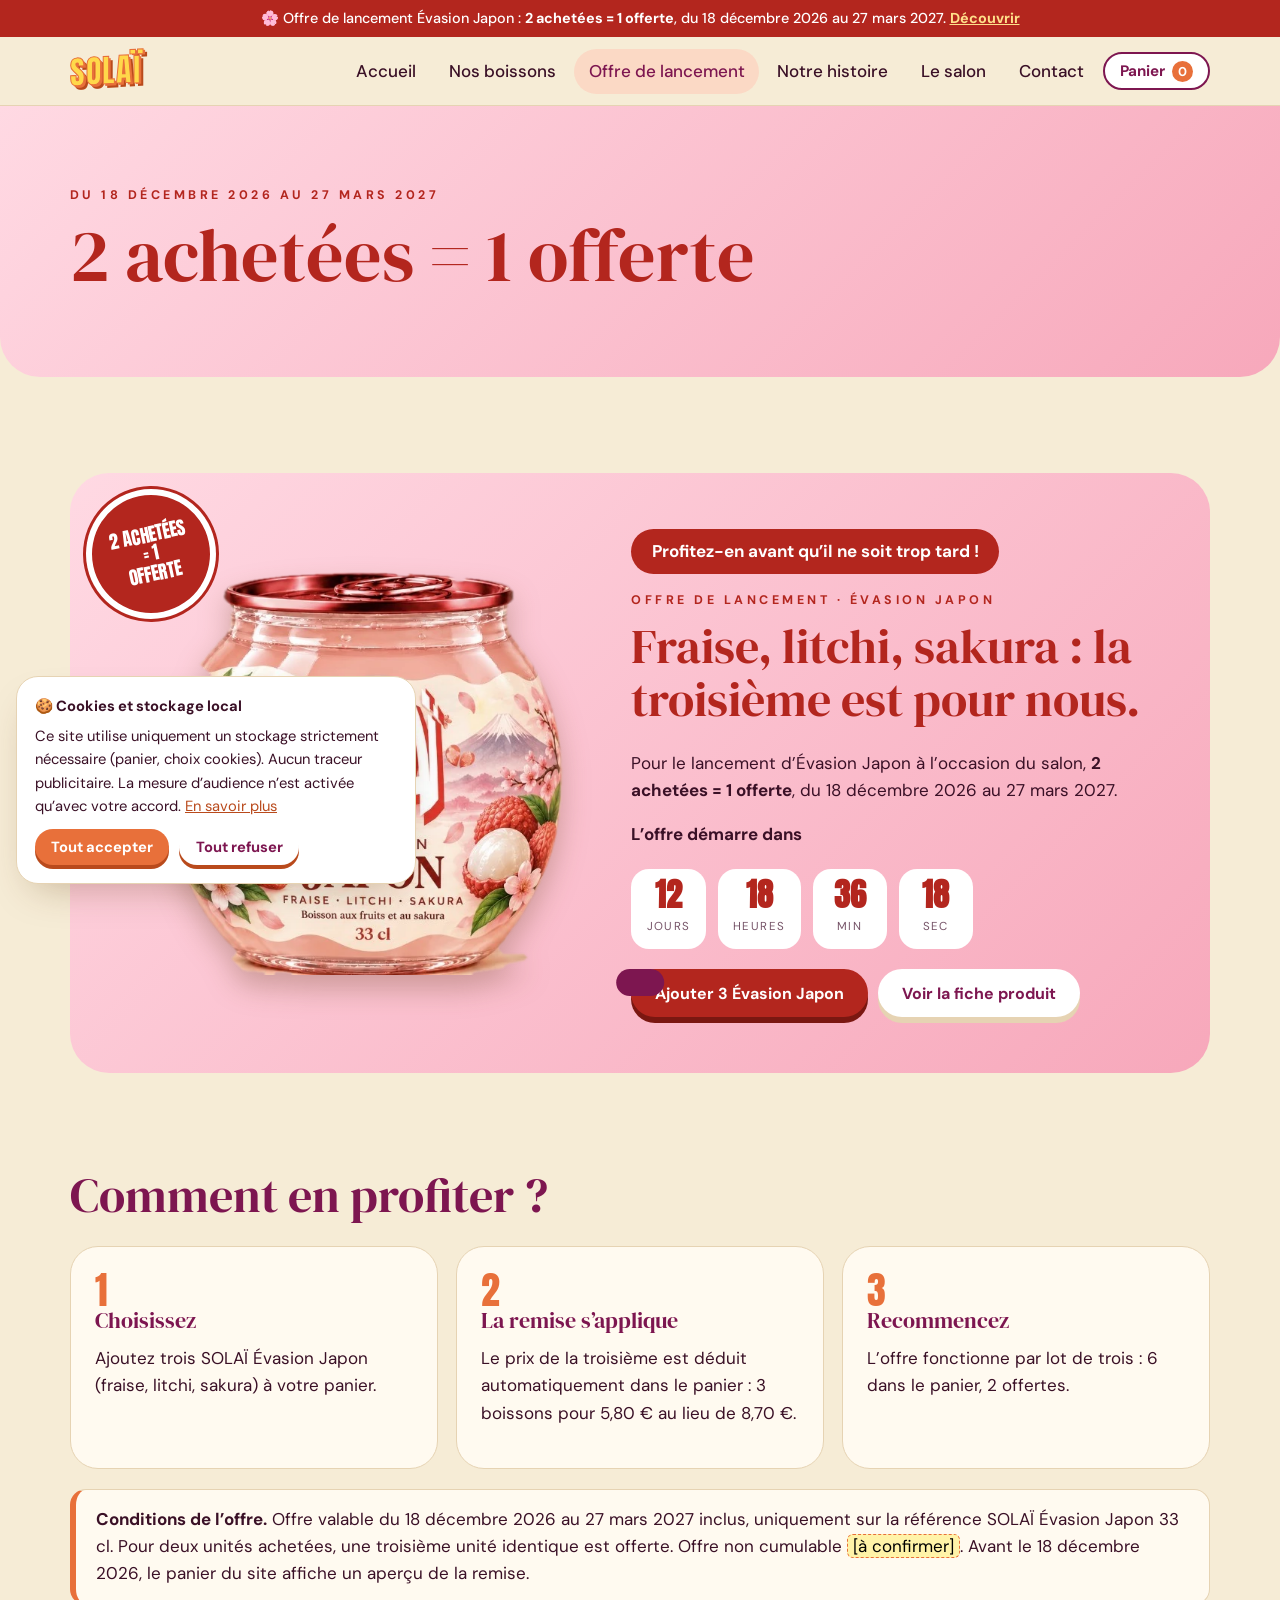
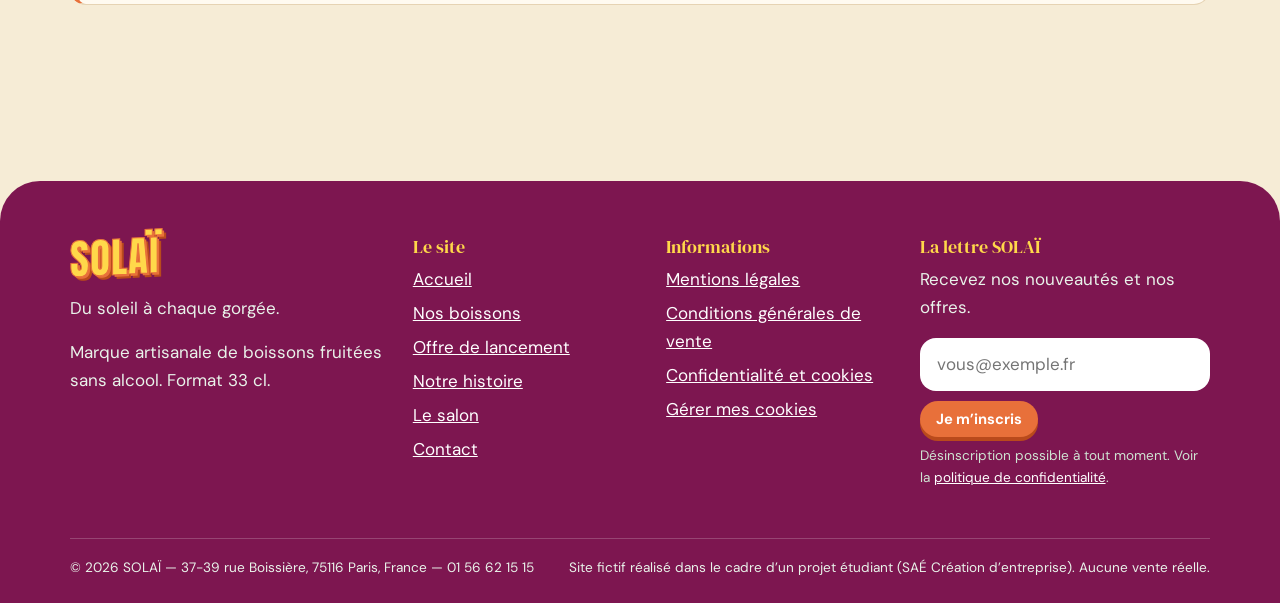
<file: public/offre.html>
<!doctype html>
<html lang="fr">
<head>
<meta charset="utf-8">
<meta name="viewport" content="width=device-width,initial-scale=1">
<title>Offre de lancement Évasion Japon : 2 achetées = 1 offerte | SOLAÏ</title>
<meta name="description" content="Du 18 décembre 2026 au 27 mars 2027, pour 2 SOLAÏ Évasion Japon achetées, la 3e est offerte.">
<meta name="theme-color" content="#f58a07">
<meta property="og:title" content="Offre de lancement Évasion Japon : 2 achetées = 1 offerte | SOLAÏ">
<meta property="og:description" content="Du 18 décembre 2026 au 27 mars 2027, pour 2 SOLAÏ Évasion Japon achetées, la 3e est offerte.">
<meta property="og:image" content="assets/img/gamme.jpg">
<meta property="og:type" content="website">
<link rel="icon" href="assets/img/favicon.svg" type="image/svg+xml">
<link rel="preload" href="assets/fonts/dm-serif-display-latin-400-normal.woff2" as="font" type="font/woff2" crossorigin>
<link rel="stylesheet" href="assets/css/style.css">
</head>
<body data-page="offre">
<main id="contenu">
<section class="titre-page" style="background:linear-gradient(135deg,#ffd9e3,#f7a8bb)"><div class="wrap"><span class="surtitre" style="color:var(--rouge)">Du 18 décembre 2026 au 27 mars 2027</span><h1 style="color:var(--rouge)">2 achetées = 1 offerte</h1></div></section>
<section class="section"><div class="wrap">
<div class="offre reveler" data-petales>
  <div class="macaron">2 ACHETÉES<br>= 1<br>OFFERTE</div>
  <div class="pastille"><img src="assets/img/japon-face.webp" alt="SOLAÏ Évasion Japon, fraise, litchi et sakura, 33 cl" width="564" height="563"></div>
  <div>
    <span class="accroche">Profitez-en avant qu’il ne soit trop tard !</span>
    <span class="surtitre" style="color:var(--rouge)">Offre de lancement · Évasion Japon</span>
    <h2>Fraise, litchi, sakura : la troisième est pour nous.</h2>
    <p>Pour le lancement d’Évasion Japon à l’occasion du salon, <strong>2 achetées = 1 offerte</strong>, du 18 décembre 2026 au 27 mars 2027.</p>
    <p style="font-weight:700;margin-bottom:0" data-compte-titre></p>
    <div class="compte" data-compte></div>
    <div class="ligne"><button class="btn" style="--accent:var(--rouge);--accent-fonce:#7a1711" data-ajout="japon" data-qte="3">Ajouter 3 Évasion Japon</button><a class="btn clair" href="produit.html?id=japon">Voir la fiche produit</a></div>
  </div>
</div></div></section>
<section class="section" style="padding-top:0"><div class="wrap">
  <h2>Comment en profiter ?</h2>
  <ol class="etapes" style="margin-top:22px">
    <li><h3>Choisissez</h3><p>Ajoutez trois SOLAÏ Évasion Japon (fraise, litchi, sakura) à votre panier.</p></li>
    <li><h3>La remise s’applique</h3><p>Le prix de la troisième est déduit automatiquement dans le panier : 3 boissons pour 5,80 € au lieu de 8,70 €.</p></li>
    <li><h3>Recommencez</h3><p>L’offre fonctionne par lot de trois : 6 dans le panier, 2 offertes.</p></li>
  </ol>
  <div class="encart"><strong>Conditions de l’offre.</strong> Offre valable du 18 décembre 2026 au 27 mars 2027 inclus, uniquement sur la référence SOLAÏ Évasion Japon 33 cl. Pour deux unités achetées, une troisième unité identique est offerte. Offre non cumulable <mark class="todo">[à confirmer]</mark>. Avant le 18 décembre 2026, le panier du site affiche un aperçu de la remise.</div>
</div></section>
</main>
<script src="assets/js/data.js"></script>
<script src="assets/js/site.js"></script>
</body>
</html>
</file>
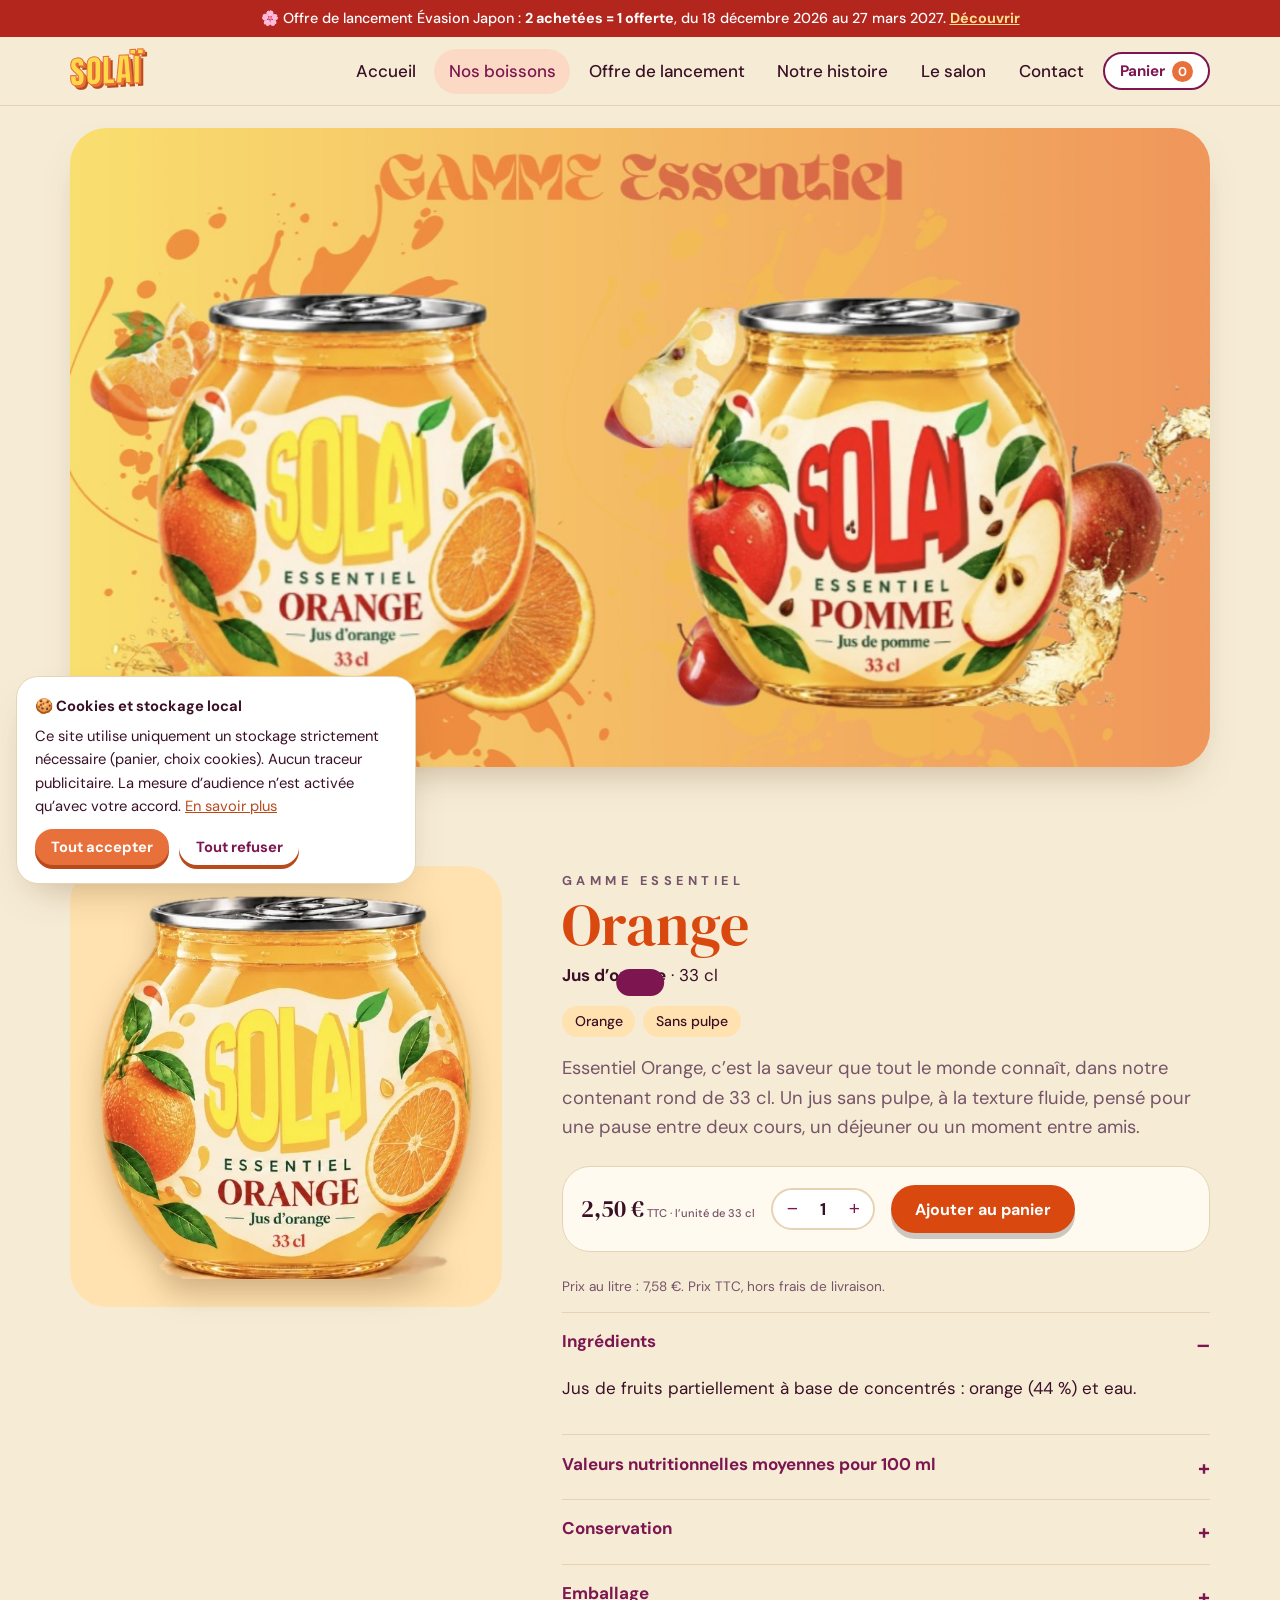
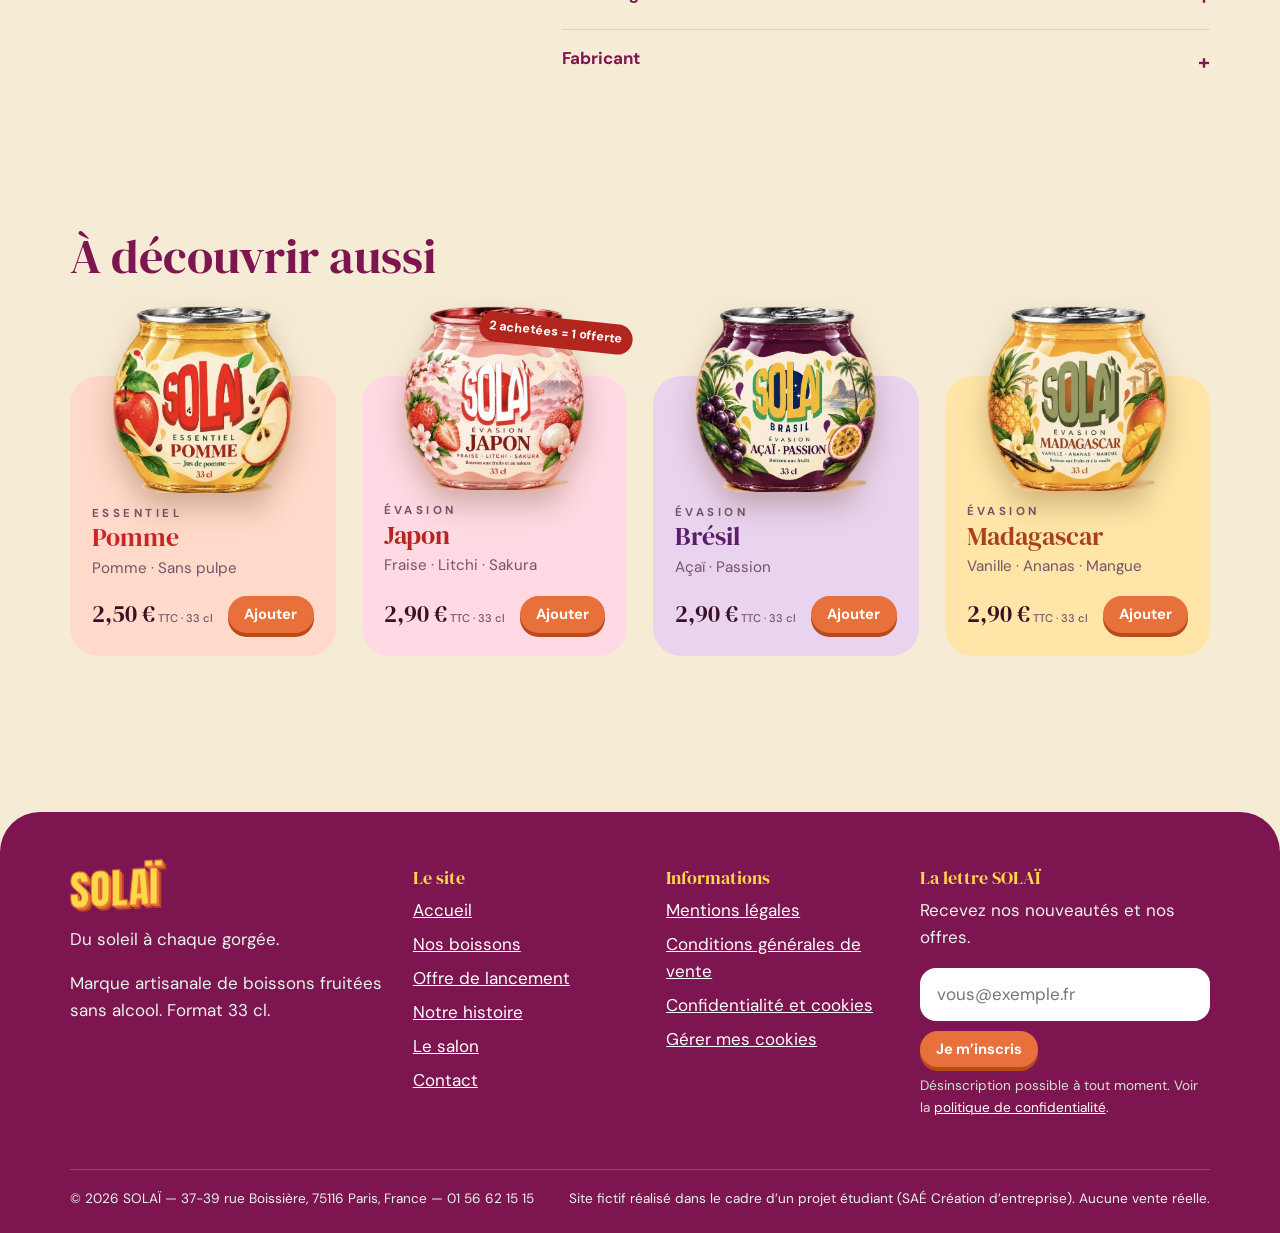
<file: public/produit.html>
<!doctype html>
<html lang="fr">
<head>
<meta charset="utf-8">
<meta name="viewport" content="width=device-width,initial-scale=1">
<title>Fiche produit | SOLAÏ</title>
<meta name="description" content="Fiche produit SOLAÏ : ingrédients, valeurs nutritionnelles, prix et conservation.">
<meta name="theme-color" content="#f58a07">
<meta property="og:title" content="Fiche produit | SOLAÏ">
<meta property="og:description" content="Fiche produit SOLAÏ : ingrédients, valeurs nutritionnelles, prix et conservation.">
<meta property="og:image" content="assets/img/gamme.jpg">
<meta property="og:type" content="website">
<link rel="icon" href="assets/img/favicon.svg" type="image/svg+xml">
<link rel="preload" href="assets/fonts/dm-serif-display-latin-400-normal.woff2" as="font" type="font/woff2" crossorigin>
<link rel="stylesheet" href="assets/css/style.css">
</head>
<body data-page="produits">
<main id="contenu">
<div class="wrap"><div data-banniere></div><p class="fil"><a href="index.html">Accueil</a> › <a href="produits.html">Nos boissons</a> › <span data-fil></span></p>
<div class="fiche" data-fiche></div></div>
<section class="section"><div class="wrap"><h2>À découvrir aussi</h2><div class="grille" data-autres style="margin-top:22px"></div></div></section>
</main>
<script src="assets/js/data.js"></script>
<script src="assets/js/site.js"></script>
</body>
</html>
</file>
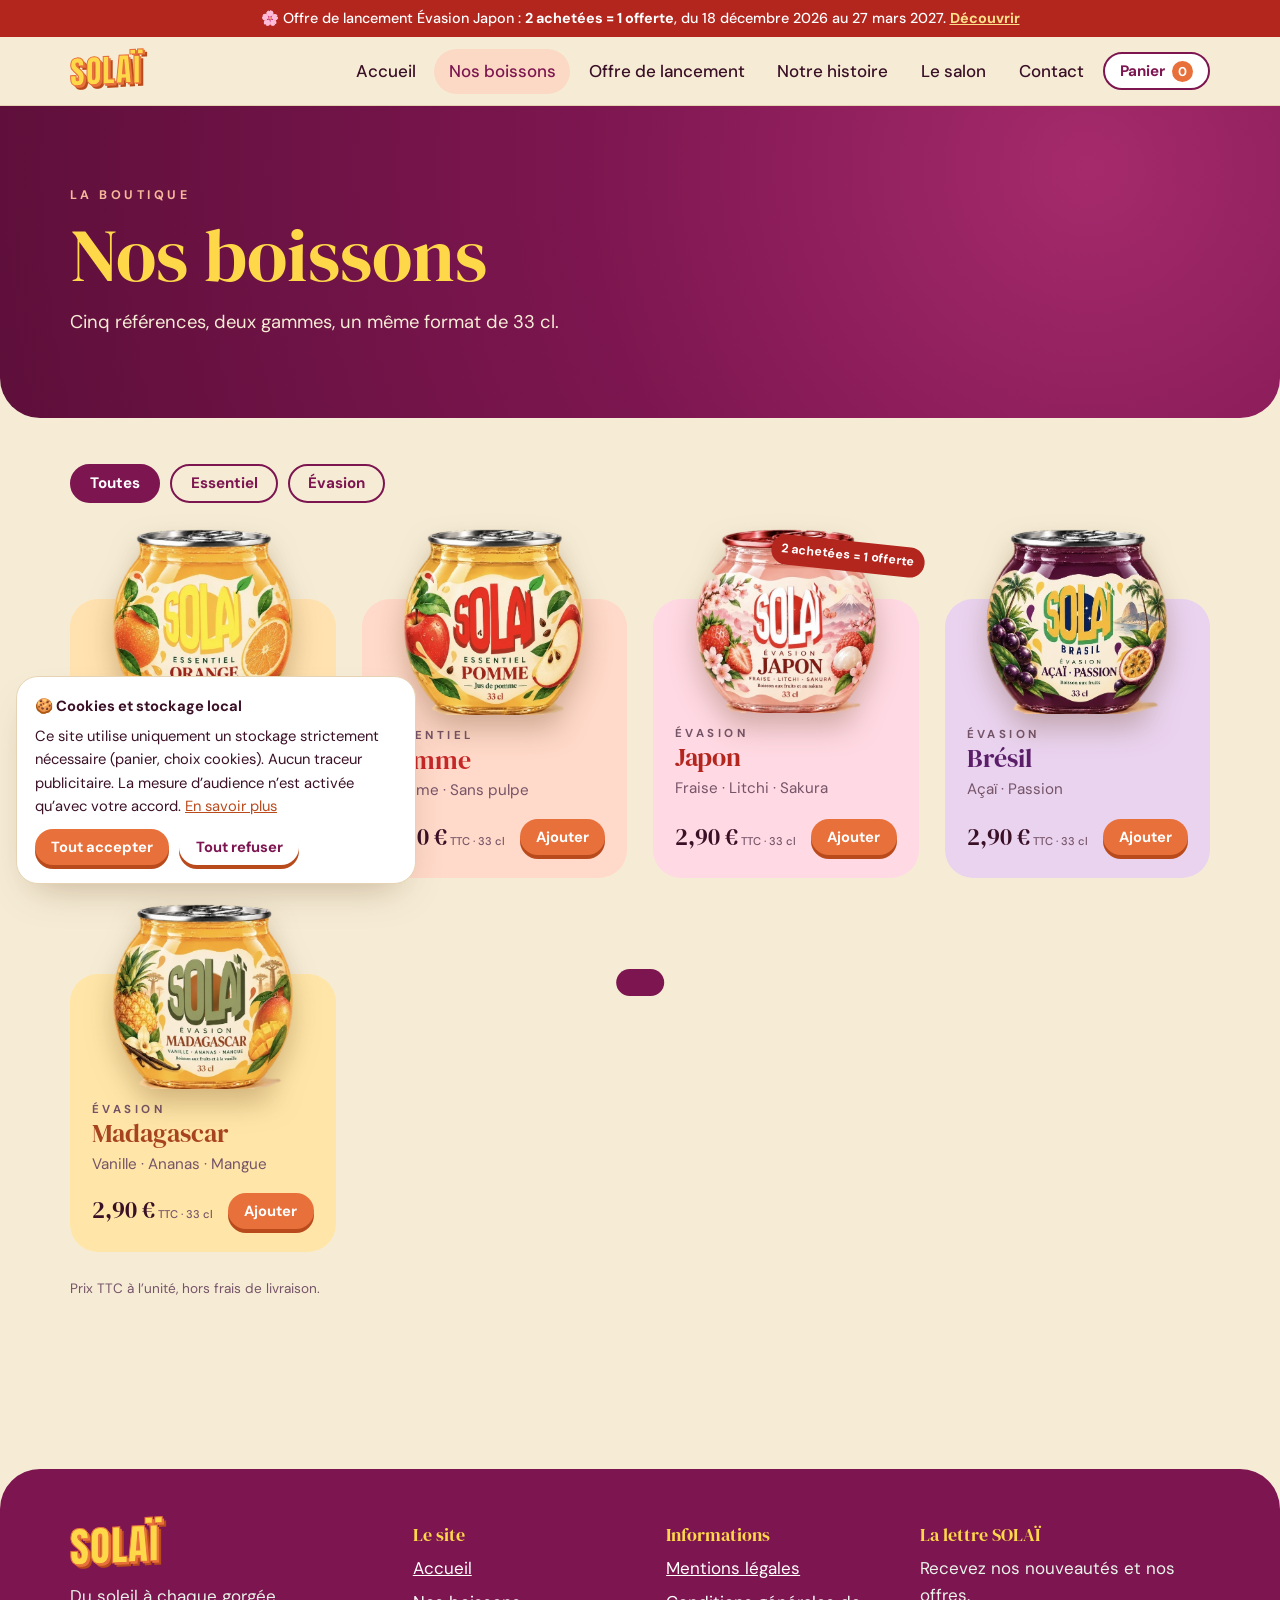
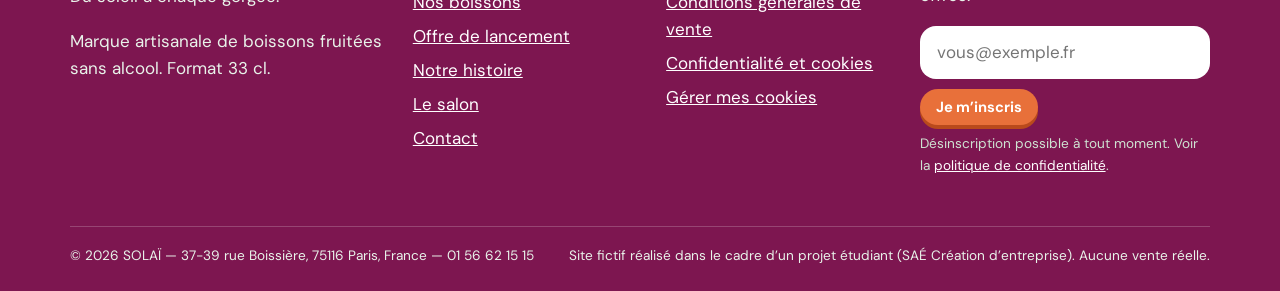
<file: public/produits.html>
<!doctype html>
<html lang="fr">
<head>
<meta charset="utf-8">
<meta name="viewport" content="width=device-width,initial-scale=1">
<title>Nos boissons — Essentiel et Évasion | SOLAÏ</title>
<meta name="description" content="Les cinq boissons SOLAÏ au format 33 cl : Essentiel Pomme et Orange (2,50 €), Évasion Brésil, Japon et Madagascar (2,90 €).">
<meta name="theme-color" content="#f58a07">
<meta property="og:title" content="Nos boissons — Essentiel et Évasion | SOLAÏ">
<meta property="og:description" content="Les cinq boissons SOLAÏ au format 33 cl : Essentiel Pomme et Orange (2,50 €), Évasion Brésil, Japon et Madagascar (2,90 €).">
<meta property="og:image" content="assets/img/gamme.jpg">
<meta property="og:type" content="website">
<link rel="icon" href="assets/img/favicon.svg" type="image/svg+xml">
<link rel="preload" href="assets/fonts/dm-serif-display-latin-400-normal.woff2" as="font" type="font/woff2" crossorigin>
<link rel="stylesheet" href="assets/css/style.css">
</head>
<body data-page="produits">
<main id="contenu">
<section class="titre-page"><div class="wrap"><span class="surtitre">La boutique</span><h1>Nos boissons</h1><p class="chapo" style="margin:.6em 0 0;color:var(--encre)">Cinq références, deux gammes, un même format de 33 cl.</p></div></section>
<section class="section" style="padding-top:20px"><div class="wrap">
  <div class="filtres" role="group" aria-label="Filtrer par gamme"><button data-f="tous" aria-pressed="true">Toutes</button><button data-f="Essentiel" aria-pressed="false">Essentiel</button><button data-f="Évasion" aria-pressed="false">Évasion</button></div>
  <div class="grille" data-grille="tous"></div>
  <p class="note" style="margin-top:26px">Prix TTC à l’unité, hors frais de livraison.</p>
</div></section>
<script>addEventListener("DOMContentLoaded",()=>{const g=new URLSearchParams(location.search).get("g");if(g)document.querySelector(`.filtres [data-f="${g}"]`)?.click()})</script>
</main>
<script src="assets/js/data.js"></script>
<script src="assets/js/site.js"></script>
</body>
</html>
</file>
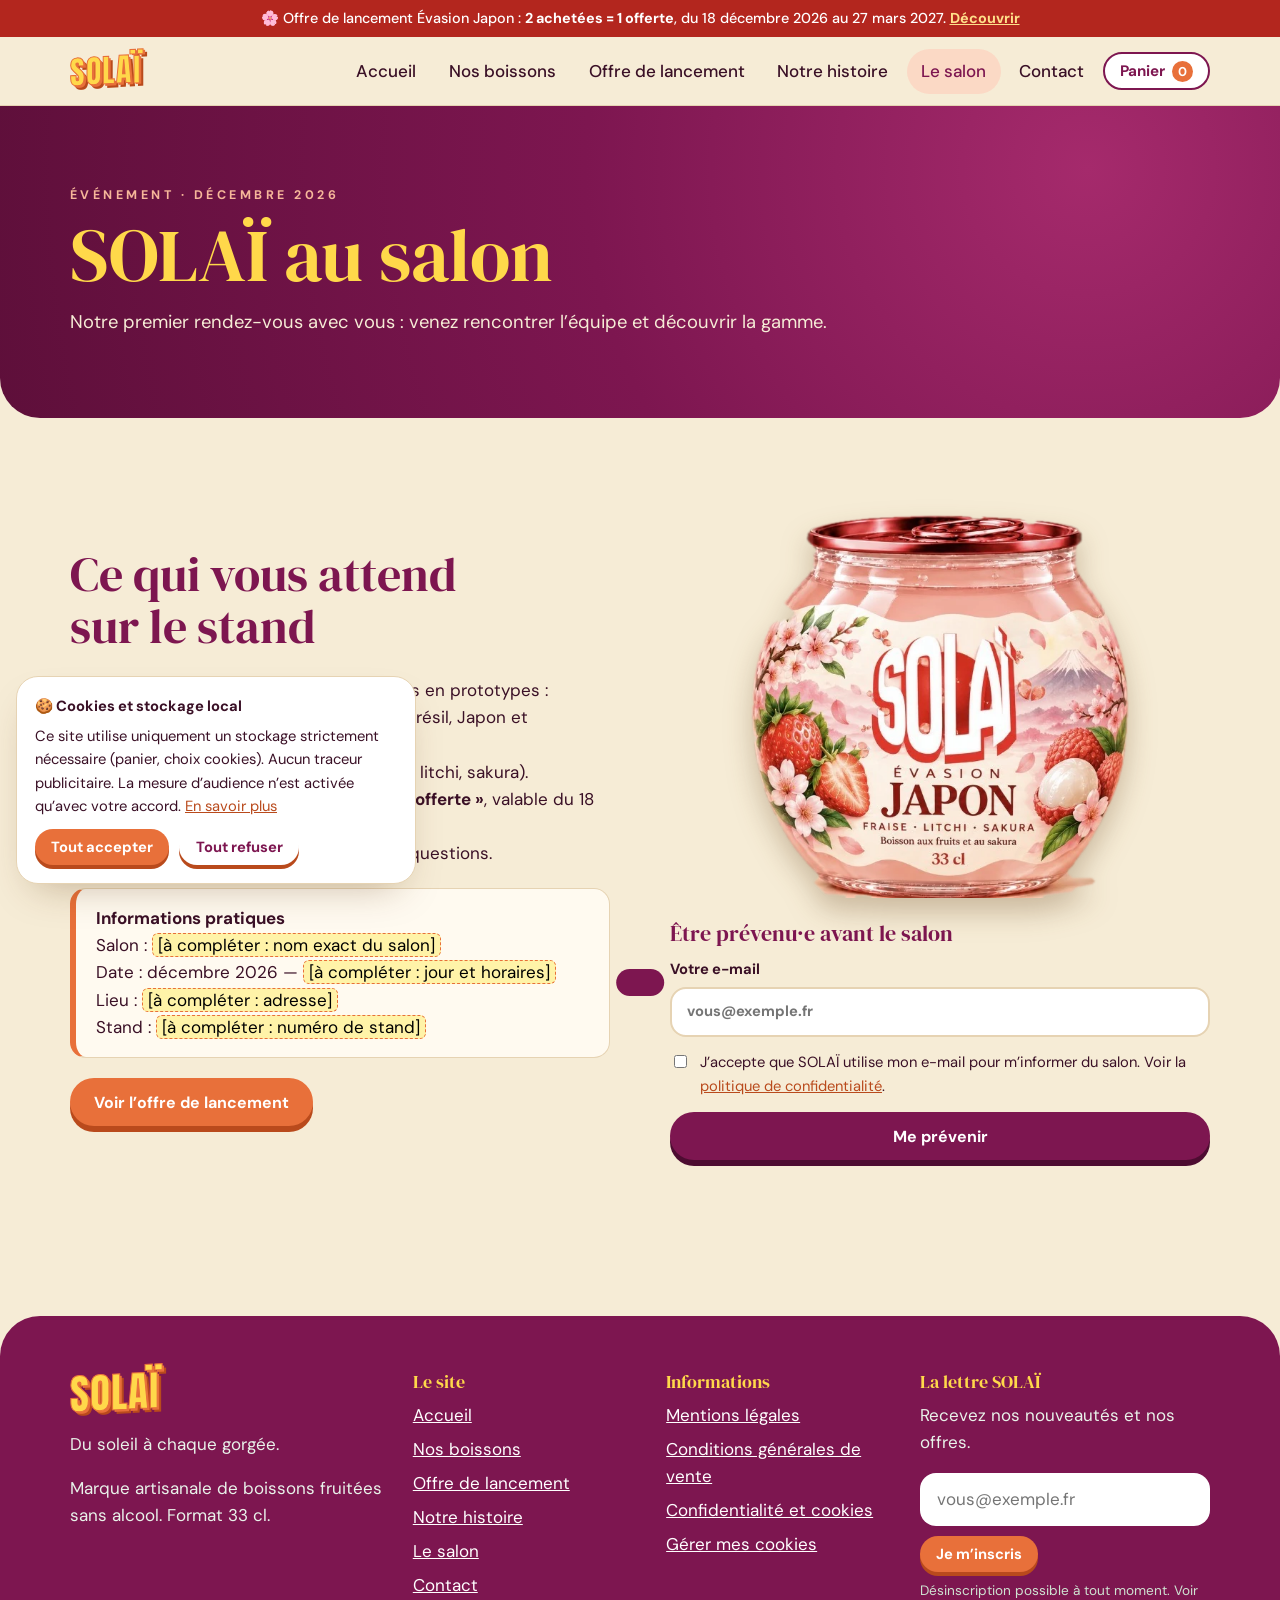
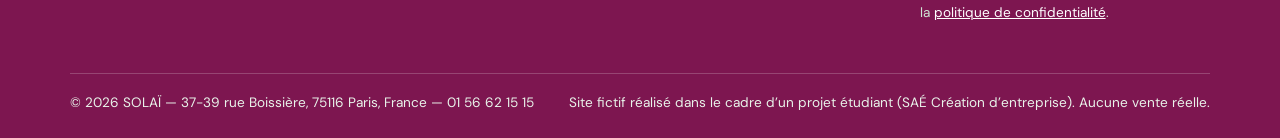
<file: public/salon.html>
<!doctype html>
<html lang="fr">
<head>
<meta charset="utf-8">
<meta name="viewport" content="width=device-width,initial-scale=1">
<title>SOLAÏ au salon de décembre 2026 | SOLAÏ</title>
<meta name="description" content="Retrouvez SOLAÏ au salon de décembre 2026 : présentation des cinq packagings et lancement d’Évasion Japon avec l’offre 2 achetées = 1 offerte.">
<meta name="theme-color" content="#f58a07">
<meta property="og:title" content="SOLAÏ au salon de décembre 2026 | SOLAÏ">
<meta property="og:description" content="Retrouvez SOLAÏ au salon de décembre 2026 : présentation des cinq packagings et lancement d’Évasion Japon avec l’offre 2 achetées = 1 offerte.">
<meta property="og:image" content="assets/img/gamme.jpg">
<meta property="og:type" content="website">
<link rel="icon" href="assets/img/favicon.svg" type="image/svg+xml">
<link rel="preload" href="assets/fonts/dm-serif-display-latin-400-normal.woff2" as="font" type="font/woff2" crossorigin>
<link rel="stylesheet" href="assets/css/style.css">
</head>
<body data-page="salon">
<main id="contenu">
<section class="titre-page"><div class="wrap"><span class="surtitre">Événement · décembre 2026</span><h1>SOLAÏ au salon</h1><p class="chapo" style="margin:.6em 0 0;color:var(--encre)">Notre premier rendez-vous avec vous : venez rencontrer l’équipe et découvrir la gamme.</p></div></section>
<section class="section"><div class="wrap deux">
  <div class="reveler">
    <h2>Ce qui vous attend sur le stand</h2>
    <ul><li><strong>Les cinq packagings SOLAÏ</strong>, présentés en prototypes : Essentiel Pomme et Orange, Évasion Brésil, Japon et Madagascar.</li>
    <li><strong>Le lancement d’Évasion Japon</strong> (fraise, litchi, sakura).</li>
    <li><strong>L’offre de lancement « 2 achetées = 1 offerte »</strong>, valable du 18 décembre 2026 au 27 mars 2027.</li>
    <li><strong>L’équipe SOLAÏ</strong>, pour répondre à vos questions.</li></ul>
    <div class="encart"><strong>Informations pratiques</strong><br>Salon : <mark class="todo">[à compléter : nom exact du salon]</mark><br>Date : décembre 2026 — <mark class="todo">[à compléter : jour et horaires]</mark><br>Lieu : <mark class="todo">[à compléter : adresse]</mark><br>Stand : <mark class="todo">[à compléter : numéro de stand]</mark></div>
    <a class="btn" href="offre.html">Voir l’offre de lancement</a>
  </div>
  <div class="reveler"><div class="pastille" style="background:#ffd9e3;max-width:380px;margin:0 auto 24px"><img src="assets/img/japon-face.webp" alt="SOLAÏ Évasion Japon" loading="lazy"></div>
    <h3>Être prévenu·e avant le salon</h3>
    <form class="f" data-form="salon"><label>Votre e-mail<input type="email" name="email" required placeholder="vous@exemple.fr"></label>
    <label class="case"><input type="checkbox" required><span>J’accepte que SOLAÏ utilise mon e-mail pour m’informer du salon. Voir la <a href="confidentialite.html">politique de confidentialité</a>.</span></label>
    <button class="btn vert">Me prévenir</button></form></div>
</div></section>
</main>
<script src="assets/js/data.js"></script>
<script src="assets/js/site.js"></script>
</body>
</html>
</file>
<file: public/assets/css/style.css>
/* SOLAÏ — feuille de style. Charte : couleurs solaires, fond crème, formes arrondies. */
@font-face{font-family:"Anton";src:url("../fonts/anton-latin-400-normal.woff2") format("woff2");font-display:swap}
@font-face{font-family:"DM Serif Display";src:url("../fonts/dm-serif-display-latin-400-normal.woff2") format("woff2");font-display:swap}
@font-face{font-family:"DM Sans";font-weight:400;src:url("../fonts/dm-sans-latin-400-normal.woff2") format("woff2");font-display:swap}
@font-face{font-family:"DM Sans";font-weight:500;src:url("../fonts/dm-sans-latin-500-normal.woff2") format("woff2");font-display:swap}
@font-face{font-family:"DM Sans";font-weight:700;src:url("../fonts/dm-sans-latin-700-normal.woff2") format("woff2");font-display:swap}

:root{
  --creme:#f6ecd6; --creme-2:#f1e2c4; --papier:#fffaf0;
  --soleil:#ffd84a; --orange:#e8703a; --orange-fonce:#b94a1c;
  --rouge:#b3261e; --vert:#7d1650; --feuille:#3fa34d;
  --encre:#3a1026; --encre-2:#765468; --trait:#e6d3b3;
  --accent:var(--orange); --accent-fonce:var(--orange-fonce); --teinte:#fbd9c5;
  --rayon:28px; --ombre:0 18px 40px -18px rgba(90,50,10,.35);
  --max:1180px;
}
*{box-sizing:border-box}
[hidden]{display:none!important}
html{scroll-behavior:smooth}
body{margin:0;font-family:"DM Sans",system-ui,sans-serif;color:var(--encre);background:var(--creme);line-height:1.6;font-size:17px;overflow-x:hidden}
img{max-width:100%;height:auto;display:block}
a{color:var(--orange-fonce)}
h1,h2,h3{font-family:"DM Serif Display",Georgia,serif;font-weight:400;line-height:1.1;margin:0 0 .5em;color:var(--vert);text-wrap:balance}
h1{font-size:clamp(2.4rem,6vw,4.6rem)}
h2{font-size:clamp(1.9rem,4vw,3rem)}
h3{font-size:1.4rem}
p{margin:0 0 1em}
.wrap{max-width:var(--max);margin:0 auto;padding:0 20px}
.section{padding:clamp(48px,8vw,96px) 0}
.surtitre{font-family:"DM Sans";text-transform:uppercase;letter-spacing:.28em;font-size:.78rem;font-weight:700;color:var(--orange-fonce);display:block;margin-bottom:.8em}
.chapo{font-size:1.15rem;color:var(--encre-2);max-width:62ch}
.centre{text-align:center}.centre .chapo{margin-inline:auto}
.sr-only{position:absolute;width:1px;height:1px;overflow:hidden;clip:rect(0 0 0 0)}
:focus-visible{outline:3px solid var(--vert);outline-offset:3px;border-radius:6px}
.skip{position:absolute;left:-999px;top:8px;background:#fff;padding:10px 16px;border-radius:10px;z-index:200}
.skip:focus{left:8px}

/* Boutons */
.btn{display:inline-flex;align-items:center;justify-content:center;gap:.5em;border:0;cursor:pointer;font:700 1rem "DM Sans",sans-serif;padding:.85em 1.5em;border-radius:999px;text-decoration:none;background:var(--accent);color:#fff;box-shadow:0 6px 0 var(--accent-fonce);transition:transform .15s,box-shadow .15s}
.btn:hover{transform:translateY(-2px);box-shadow:0 8px 0 var(--accent-fonce)}
.btn:active{transform:translateY(4px);box-shadow:0 2px 0 var(--accent-fonce)}
.btn.clair{background:#fff;color:var(--vert);box-shadow:0 6px 0 var(--trait)}
.btn.vert{background:var(--vert);box-shadow:0 6px 0 #4d0c31}
.btn.petit{padding:.55em 1.1em;font-size:.92rem;box-shadow:0 4px 0 var(--accent-fonce)}
.btn[disabled]{opacity:.5;cursor:not-allowed}

/* Bandeau offre + en-tête */
.bandeau{background:var(--rouge);color:#fff;text-align:center;font-size:.9rem;padding:.5em 1em;font-weight:500}
.bandeau a{color:#ffe08a;font-weight:700}
.entete{position:sticky;top:0;z-index:50;background:rgba(246,236,214,.92);backdrop-filter:blur(10px);border-bottom:1px solid var(--trait)}
.entete .wrap{display:flex;align-items:center;gap:20px;min-height:68px}
.marque{font-family:"Anton",Impact,sans-serif;font-size:2rem;letter-spacing:.02em;text-decoration:none;color:var(--soleil);-webkit-text-stroke:1px var(--orange);text-shadow:2px 2px 0 var(--orange),4px 4px 0 var(--orange-fonce);line-height:1;transform:skewY(-3deg);display:inline-block}
.nav{display:flex;gap:4px;margin-left:auto;align-items:center}
.nav a{text-decoration:none;color:var(--encre);font-weight:500;padding:.5em .85em;border-radius:999px}
.nav a:hover,.nav a[aria-current=page]{background:var(--teinte);color:var(--vert)}
.panier-btn{position:relative;border:2px solid var(--vert);background:#fff;color:var(--vert);border-radius:999px;padding:.45em 1em;font:700 .95rem "DM Sans";cursor:pointer;display:flex;gap:.5em;align-items:center}
.panier-btn .nb{background:var(--orange);color:#fff;border-radius:999px;min-width:1.6em;height:1.6em;display:grid;place-items:center;font-size:.8rem}
.burger{display:none;border:0;background:none;font-size:1.7rem;cursor:pointer;color:var(--vert);margin-left:auto}
@media(max-width:900px){
  .burger{display:block}
  .nav{position:absolute;top:100%;left:0;right:0;background:var(--creme);flex-direction:column;align-items:stretch;padding:12px 20px 20px;border-bottom:1px solid var(--trait);display:none;margin:0}
  .nav.ouvert{display:flex}
  .nav a{padding:.8em 1em}
}

/* Héros */
.heros{position:relative;overflow:hidden;background:radial-gradient(circle at 78% 30%,#ffe27a 0,#ffc93c 22%,#f9a62b 45%,#f58a07 75%);color:var(--encre)}
.heros::after{content:"";position:absolute;inset:auto 0 -1px 0;height:70px;background:var(--creme);clip-path:ellipse(60% 100% at 50% 100%)}
.heros .wrap{display:grid;grid-template-columns:1.05fr 1fr;gap:30px;align-items:center;padding-block:clamp(40px,7vw,90px) clamp(90px,10vw,140px);position:relative;z-index:1}
.heros h1{color:#fff;text-shadow:0 3px 0 rgba(160,60,0,.35)}
.heros h1 em{font-style:normal;color:var(--vert);text-shadow:none}
.heros p{font-size:1.2rem;max-width:44ch;color:#4a2a05;font-weight:500}
.heros .actions{display:flex;gap:14px;flex-wrap:wrap;margin-top:1.4em}
.soleil{position:absolute;right:-12%;top:-30%;width:70vmin;aspect-ratio:1;border-radius:50%;background:repeating-conic-gradient(rgba(255,255,255,.22) 0 8deg,transparent 8deg 20deg);animation:tourne 60s linear infinite;pointer-events:none}
@keyframes tourne{to{transform:rotate(360deg)}}
.heros-visuel{position:relative;display:grid;place-items:center;min-height:340px}
.heros-visuel .logo{width:min(34%,180px);position:absolute;top:-4%;left:-2%;transform:rotate(-8deg);filter:drop-shadow(0 8px 10px rgba(120,50,0,.35));z-index:2}
.heros-visuel .canette{width:min(88%,460px);animation:flotte 5s ease-in-out infinite}
@keyframes flotte{50%{transform:translateY(-14px) rotate(2deg)}}
@media(max-width:820px){.heros .wrap{grid-template-columns:1fr}.heros-visuel{order:-1;min-height:260px}.heros-visuel .canette{width:min(70%,320px)}.heros-visuel .logo{display:none}}

/* Visuel produit : fond des maquettes fondu dans la carte */
.pastille{background:none!important;aspect-ratio:1;display:grid;place-items:center}
.pastille img{width:100%;height:100%;object-fit:contain;filter:drop-shadow(0 14px 14px rgba(90,50,10,.28))}
.ligne-panier .pastille img{filter:none}

/* Défilant */
.defile{background:var(--vert);color:var(--soleil);overflow:hidden;white-space:nowrap;padding:.7em 0;font-family:"Anton";letter-spacing:.12em;font-size:1.1rem;text-transform:uppercase}
.defile div{display:inline-block;animation:defile 28s linear infinite}
.defile span{margin:0 1.2em}
@keyframes defile{to{transform:translateX(-50%)}}

/* Grilles & cartes */
.grille{display:grid;gap:26px;grid-template-columns:repeat(auto-fill,minmax(250px,1fr))}
.grille[data-grille=Essentiel]{grid-template-columns:repeat(auto-fit,minmax(250px,380px))}
.carte{background:var(--t,var(--papier));border-radius:var(--rayon);padding:0 22px 22px;margin-top:70px;display:flex;flex-direction:column;position:relative;transition:transform .25s,box-shadow .25s;}
.carte:hover{transform:translateY(-6px) rotate(-.6deg);box-shadow:var(--ombre)}
.carte .pastille{margin:-70px auto 12px;width:82%}
.carte:hover .pastille img{transform:scale(1.06) rotate(3deg)}
.carte .pastille img{transition:transform .4s}
.carte h3{margin:0;color:var(--c,var(--vert));font-size:1.6rem}
.carte h3 a{color:inherit;text-decoration:none}
.carte h3 a::after{content:"";position:absolute;inset:0;border-radius:var(--rayon)}
.carte .gamme{font-size:.72rem;letter-spacing:.3em;text-transform:uppercase;font-weight:700;color:var(--encre-2)}
.carte .saveurs{color:var(--encre-2);font-size:.95rem;margin:.3em 0 1em}
.carte .bas{margin-top:auto;display:flex;align-items:center;justify-content:space-between;gap:10px}
.carte .bas .btn{position:relative;z-index:2}
.prix{font-family:"DM Serif Display";font-size:1.5rem;color:var(--encre)}
.prix small{font:500 .7rem "DM Sans";color:var(--encre-2);margin-left:.3em}
.badge{position:absolute;top:14px;right:14px;z-index:2;background:var(--rouge);color:#fff;font-weight:700;font-size:.78rem;padding:.4em .8em;border-radius:999px;transform:rotate(6deg)}
.filtres{display:flex;gap:10px;flex-wrap:wrap;margin:26px 0}
.filtres button{border:2px solid var(--vert);background:transparent;color:var(--vert);padding:.5em 1.2em;border-radius:999px;font:700 .95rem "DM Sans";cursor:pointer}
.filtres button[aria-pressed=true]{background:var(--vert);color:#fff}

/* Deux gammes */
.duo{display:grid;grid-template-columns:1fr 1fr;gap:26px}
.duo article{border-radius:var(--rayon);padding:34px;position:relative;overflow:hidden;min-height:300px}
.duo .ess{background:linear-gradient(140deg,#ffe38a,#ffb84d)}
.duo .eva{background:linear-gradient(140deg,#f6c1cf,#b98bd6 60%,#6b2a78);color:#fff}
.duo .eva h3,.duo .eva .surtitre{color:#fff}
.duo h3{font-size:2.2rem}
.duo p{max-width:30ch}
.duo img{position:absolute;right:-20px;bottom:-30px;width:210px;transform:rotate(8deg);filter:drop-shadow(0 14px 14px rgba(60,30,0,.3))}
@media(max-width:760px){.duo{grid-template-columns:1fr}.duo img{width:150px}}

/* Valeurs */
.valeurs{display:grid;gap:20px;grid-template-columns:repeat(auto-fit,minmax(220px,1fr))}
.valeur{background:var(--papier);border-radius:var(--rayon);padding:26px;border:1px solid var(--trait)}
.valeur .ico{font-size:2rem;width:60px;height:60px;border-radius:50%;background:var(--teinte);display:grid;place-items:center;margin-bottom:12px}
.valeur h3{margin-bottom:.3em}

/* Bloc offre */
.offre{background:linear-gradient(135deg,#ffd9e3,#f7a8bb);border-radius:calc(var(--rayon)*1.4);padding:clamp(26px,5vw,56px);display:grid;grid-template-columns:1fr 1.1fr;gap:30px;align-items:center;position:relative;overflow:hidden}
.offre h2{color:var(--rouge)}
.offre .macaron{position:absolute;top:22px;left:22px;width:118px;aspect-ratio:1;border-radius:50%;background:var(--rouge);color:#fff;display:grid;place-items:center;text-align:center;font-family:"Anton";line-height:1.05;font-size:1.15rem;transform:rotate(-12deg);box-shadow:0 0 0 6px #fff,0 0 0 9px var(--rouge);z-index:2}
.offre .accroche{display:inline-block;background:var(--rouge);color:#fff;border-radius:999px;padding:.5em 1.2em;font-weight:700;margin-bottom:1em}
.offre .pastille{background:#fbe9de;max-width:400px;margin:auto}
.compte{display:flex;gap:12px;margin:1.2em 0;flex-wrap:wrap}
.compte div{background:#fff;border-radius:18px;padding:.6em .9em;min-width:74px;text-align:center}
.compte b{font-family:"Anton";font-size:2rem;display:block;color:var(--rouge);line-height:1}
.compte span{font-size:.72rem;text-transform:uppercase;letter-spacing:.12em;color:var(--encre-2)}
.petale{position:absolute;top:-30px;width:14px;height:18px;background:#fff;border-radius:80% 10% 80% 10%;opacity:.8;animation:tombe linear infinite;pointer-events:none}
@keyframes tombe{to{transform:translate(-80px,700px) rotate(520deg)}}
@media(max-width:820px){.offre{grid-template-columns:1fr}.offre .macaron{width:92px;font-size:.95rem}}

/* Quiz */
.quiz{background:var(--vert);color:#fff;border-radius:calc(var(--rayon)*1.4);padding:clamp(26px,5vw,56px)}
.quiz h2,.quiz h3{color:var(--soleil)}
.quiz .reponses{display:grid;gap:12px;grid-template-columns:repeat(auto-fit,minmax(200px,1fr));margin-top:1em}
.quiz .reponses button{background:rgba(255,255,255,.1);color:#fff;border:2px solid rgba(255,255,255,.4);border-radius:20px;padding:1em;font:500 1rem "DM Sans";cursor:pointer;text-align:left}

.quiz .progres{height:8px;background:rgba(255,255,255,.2);border-radius:99px;overflow:hidden;margin:1em 0}
.quiz .progres i{display:block;height:100%;background:var(--soleil);transition:width .3s}
.quiz .resultat{display:grid;grid-template-columns:200px 1fr;gap:26px;align-items:center}
@media(max-width:640px){.quiz .resultat{grid-template-columns:1fr}.quiz .resultat .pastille{max-width:200px}}

/* Fiche produit */
.fiche{display:grid;grid-template-columns:1fr 1fr;gap:clamp(24px,5vw,60px);align-items:start;padding-block:40px}
.fiche-visuel{position:sticky;top:90px}
.fiche-visuel .pastille{max-width:480px;margin:auto}
.vues{display:flex;gap:10px;justify-content:center;margin-top:16px}
.vues button{border:2px solid var(--trait);background:#fff;border-radius:999px;padding:.4em 1em;font:700 .85rem "DM Sans";cursor:pointer}
.vues button[aria-pressed=true]{border-color:var(--c);background:var(--c);color:#fff}
.fiche h1{color:var(--c);font-size:clamp(2.4rem,5vw,3.6rem);margin-bottom:.1em}
.fiche .gamme{letter-spacing:.35em;text-transform:uppercase;font-size:.8rem;font-weight:700;color:var(--encre-2)}
.puces{display:flex;gap:8px;flex-wrap:wrap;margin:1em 0}
.puces span{background:var(--teinte-produit,var(--teinte));border-radius:999px;padding:.3em .9em;font-size:.88rem;font-weight:500}
.achat{display:flex;gap:16px;align-items:center;flex-wrap:wrap;margin:1.4em 0;padding:18px;background:var(--papier);border:1px solid var(--trait);border-radius:var(--rayon)}
.qte{display:inline-flex;align-items:center;border:2px solid var(--trait);border-radius:999px;background:#fff}
.qte button{border:0;background:none;width:38px;height:38px;font-size:1.2rem;cursor:pointer;color:var(--vert)}
.qte output{min-width:2ch;text-align:center;font-weight:700}
details{border-top:1px solid var(--trait);padding:.9em 0}
details summary{cursor:pointer;font-weight:700;color:var(--vert);list-style:none;display:flex;justify-content:space-between}
details summary::after{content:"+";font-size:1.3rem}
details[open] summary::after{content:"–"}
details>*:not(summary){margin-top:.8em}
table.nutri{width:100%;border-collapse:collapse;font-size:.95rem}
table.nutri th,table.nutri td{border-bottom:1px solid var(--trait);padding:.45em .3em;text-align:left;font-weight:400}
table.nutri td:last-child,table.nutri th:last-child{text-align:right}
table.nutri thead th{font-weight:700}
table.nutri .sous th{padding-left:1.4em;color:var(--encre-2)}
.note{font-size:.85rem;color:var(--encre-2)}
@media(max-width:820px){.fiche{grid-template-columns:1fr}.fiche-visuel{position:static}}
.fil{font-size:.88rem;color:var(--encre-2);padding-top:22px}
.fil a{color:inherit}

/* Pages de contenu */
.titre-page{background:radial-gradient(circle at 85% 20%,#a52a6c 0,#7d1650 45%,#5e0f3a 100%);padding:clamp(40px,7vw,80px) 0;border-radius:0 0 40px 40px}
.titre-page h1{color:var(--soleil);margin:0}
.titre-page .surtitre{color:#f6b79a}
.titre-page .chapo{color:#f6ecd6!important}
.prose{max-width:820px}
.prose h2{font-size:1.6rem;margin-top:1.8em}
.prose li{margin-bottom:.4em}
mark.todo{background:#fff3a8;border:1px dashed var(--orange);padding:0 .3em;border-radius:6px}
.encart{background:var(--papier);border:1px solid var(--trait);border-left:6px solid var(--orange);border-radius:16px;padding:16px 20px;margin:1.2em 0}
.deux{display:grid;grid-template-columns:1fr 1fr;gap:clamp(24px,5vw,60px);align-items:center}
@media(max-width:820px){.deux{grid-template-columns:1fr}}
.photo{border-radius:var(--rayon);box-shadow:var(--ombre)}
.etapes{counter-reset:e;display:grid;gap:18px;grid-template-columns:repeat(auto-fit,minmax(230px,1fr));padding:0;list-style:none}
.etapes li{counter-increment:e;background:var(--papier);border:1px solid var(--trait);border-radius:var(--rayon);padding:24px}
.etapes li::before{content:counter(e);font-family:"Anton";font-size:2.4rem;color:var(--orange);display:block;line-height:1}

/* Formulaires */
form.f{display:grid;gap:14px;max-width:560px}
label{font-weight:700;font-size:.92rem;display:grid;gap:6px}
input,textarea,select{font:inherit;padding:.75em 1em;border:2px solid var(--trait);border-radius:16px;background:#fff;color:var(--encre);width:100%}
input:focus,textarea:focus,select:focus{border-color:var(--orange);outline:0}
label.case{display:flex;gap:10px;align-items:flex-start;font-weight:400}
label.case input{width:auto;margin-top:.3em}
.ok{background:#e3f4e1;border:1px solid var(--feuille);border-radius:16px;padding:14px 18px;color:#174d24}
.ligne{display:flex;gap:10px;flex-wrap:wrap}
.ligne input{flex:1;min-width:200px}

/* Panier */
.voile{position:fixed;inset:0;background:rgba(42,29,18,.5);opacity:0;pointer-events:none;transition:.25s;z-index:90}
.voile.ouvert{opacity:1;pointer-events:auto}
.tiroir{position:fixed;top:0;right:0;bottom:0;width:min(440px,100%);background:var(--creme);z-index:100;transform:translateX(105%);transition:transform .3s;display:flex;flex-direction:column;visibility:hidden}
.tiroir.ouvert{transform:none;visibility:visible;box-shadow:-20px 0 50px rgba(0,0,0,.2)}
.tiroir header{display:flex;justify-content:space-between;align-items:center;padding:18px 22px;border-bottom:1px solid var(--trait)}
.tiroir header h2{font-size:1.6rem;margin:0}
.fermer{border:0;background:none;font-size:1.8rem;cursor:pointer;color:var(--vert);line-height:1}
.tiroir .contenu{flex:1;overflow:auto;padding:16px 22px}
.tiroir footer{padding:18px 22px;border-top:1px solid var(--trait);background:var(--papier)}
.ligne-panier{display:grid;grid-template-columns:64px 1fr auto;gap:12px;align-items:center;padding:12px 0;border-bottom:1px dashed var(--trait)}
.ligne-panier .pastille{width:64px}
.ligne-panier b{display:block}
.ligne-panier .qte button{width:30px;height:30px}
.total{display:flex;justify-content:space-between;margin:.25em 0}
.total.gros{font-family:"DM Serif Display";font-size:1.4rem}
.total.remise{color:var(--rouge);font-weight:700}
.toast{position:fixed;left:50%;bottom:24px;transform:translate(-50%,120px);background:var(--vert);color:#fff;padding:.8em 1.4em;border-radius:999px;z-index:120;transition:transform .3s;font-weight:500;max-width:90vw}
.toast.vu{transform:translate(-50%,0)}

/* Cookies */
.cookies{position:fixed;left:16px;bottom:16px;max-width:400px;background:#fff;border:1px solid var(--trait);border-radius:22px;padding:18px;box-shadow:var(--ombre);z-index:80;font-size:.92rem}
.cookies .ligne{margin-top:10px}

/* Pied */
.pied{background:var(--vert);color:#e9f3ea;margin-top:60px;padding:56px 0 24px;border-radius:40px 40px 0 0}
.pied a{color:#fff}
.pied .cols{display:grid;gap:30px;grid-template-columns:1.4fr 1fr 1fr 1.3fr}
.pied h3{color:var(--soleil);font-size:1.15rem}
.pied ul{list-style:none;padding:0;margin:0}
.pied li{margin-bottom:.4em}
.pied .marque{font-size:2.6rem;margin-bottom:.4em}
.pied input{border:0}
.pied .bas{border-top:1px solid rgba(255,255,255,.2);margin-top:36px;padding-top:18px;font-size:.85rem;display:flex;justify-content:space-between;gap:12px;flex-wrap:wrap}
@media(max-width:860px){.pied .cols{grid-template-columns:1fr 1fr}}
@media(max-width:520px){.pied .cols{grid-template-columns:1fr}}

/* Apparition au défilement */
.reveler{opacity:0;transform:translateY(26px);transition:opacity .6s,transform .6s}
.reveler.vu{opacity:1;transform:none}
@media(prefers-reduced-motion:reduce){*{animation:none!important;transition:none!important}.reveler{opacity:1;transform:none}}

/* ---------- Refonte : accueil, carrousel, moments, bannière produit ---------- */
.accueil{background:radial-gradient(circle at 12% 0,#ffe9a8 0,transparent 42%),radial-gradient(circle at 95% 10%,#fbd0bd 0,transparent 38%),var(--creme);padding:clamp(28px,5vw,60px) 0 clamp(36px,5vw,64px)}
.accueil-tete{display:grid;grid-template-columns:auto 1fr;gap:clamp(20px,4vw,50px);align-items:center;margin-bottom:clamp(26px,4vw,44px)}
.accueil-tete .logo{width:clamp(130px,20vw,250px);transform:rotate(-6deg);filter:drop-shadow(0 10px 12px rgba(160,80,0,.3));animation:flotte 6s ease-in-out infinite}
.accueil h1{color:var(--vert);font-size:clamp(2.3rem,5.4vw,4.4rem);margin-bottom:.25em}
.accueil h1 em{font-style:normal;color:var(--orange)}
.accueil .actions{display:flex;gap:14px;flex-wrap:wrap;margin-top:1.2em}
@media(max-width:640px){.accueil-tete{grid-template-columns:1fr;text-align:center}.accueil-tete .logo{margin:auto}.accueil .actions{justify-content:center}}
.carrousel{position:relative;border-radius:calc(var(--rayon)*1.3);overflow:hidden;box-shadow:var(--ombre)}
.piste{display:flex;overflow-x:auto;scroll-snap-type:x mandatory;scrollbar-width:none}
.piste::-webkit-scrollbar{display:none}
.diapo{flex:0 0 100%;scroll-snap-align:start;position:relative;display:block;color:#fff;text-decoration:none}
.diapo img{width:100%;aspect-ratio:1194/669;object-fit:cover}
.diapo span{position:absolute;left:18px;bottom:16px;background:rgba(58,16,38,.82);padding:.4em 1em;border-radius:999px;font-weight:700;font-size:.9rem}
.fleche{position:absolute;top:50%;transform:translateY(-50%);width:46px;height:46px;border-radius:50%;border:0;background:rgba(255,250,240,.9);color:var(--vert);font-size:1.7rem;line-height:1;cursor:pointer;display:grid;place-items:center}
.fleche.prec{left:14px}.fleche.suiv{right:14px}
.fleche:hover{background:#fff}
.points{position:absolute;right:18px;bottom:20px;display:flex;gap:8px}
.points button{width:11px;height:11px;border-radius:50%;border:2px solid #fff;background:transparent;padding:0;cursor:pointer}
.points button[aria-current=true]{background:#fff;width:28px;border-radius:99px}
@media(max-width:640px){.diapo span{font-size:.72rem;left:10px;bottom:10px}.points{right:10px;bottom:14px}.fleche{width:34px;height:34px;font-size:1.3rem}}
.gamme-tete{display:flex;justify-content:space-between;align-items:end;gap:24px;flex-wrap:wrap;border-bottom:2px solid var(--trait);padding-bottom:14px;margin-bottom:10px}
.gamme-tete h2{margin:0}.gamme-tete p{max-width:40ch;margin:0;color:var(--encre-2)}
.moments{display:grid;gap:22px;grid-template-columns:repeat(auto-fit,minmax(250px,1fr));margin-top:34px}
.moments article{position:relative;overflow:hidden;border-radius:var(--rayon);padding:28px 28px 150px;background:linear-gradient(150deg,var(--f),var(--g));min-height:330px}
.moments article>span{font-family:"Anton";font-size:3rem;line-height:1;opacity:.35}
.moments h3{font-size:1.8rem;margin:.2em 0;color:var(--encre)}
.moments p{max-width:24ch}
.moments .clair,.moments .clair h3{color:#fff}
.moments img{position:absolute;right:-18px;bottom:-34px;width:190px;transform:rotate(-8deg);filter:drop-shadow(0 12px 12px rgba(40,10,20,.35));transition:transform .4s}
.moments article:hover img{transform:rotate(4deg) scale(1.06)}
.banniere{width:100%;border-radius:calc(var(--rayon)*1.3);margin-top:22px;box-shadow:var(--ombre)}
.fiche-visuel{background:var(--teinte-produit,var(--creme-2));border-radius:calc(var(--rayon)*1.3);padding:28px}
.fiche{grid-template-columns:.8fr 1.2fr}
@media(max-width:820px){.fiche{grid-template-columns:1fr}.fiche-visuel .pastille{max-width:260px}}
.pied{background:var(--vert)}
.valeur{border:0;background:var(--papier);box-shadow:0 2px 0 var(--trait)}
.grille[data-grille=Évasion]{grid-template-columns:repeat(auto-fit,minmax(240px,1fr))}
.badge{top:-58px;right:-6px}
</file>
